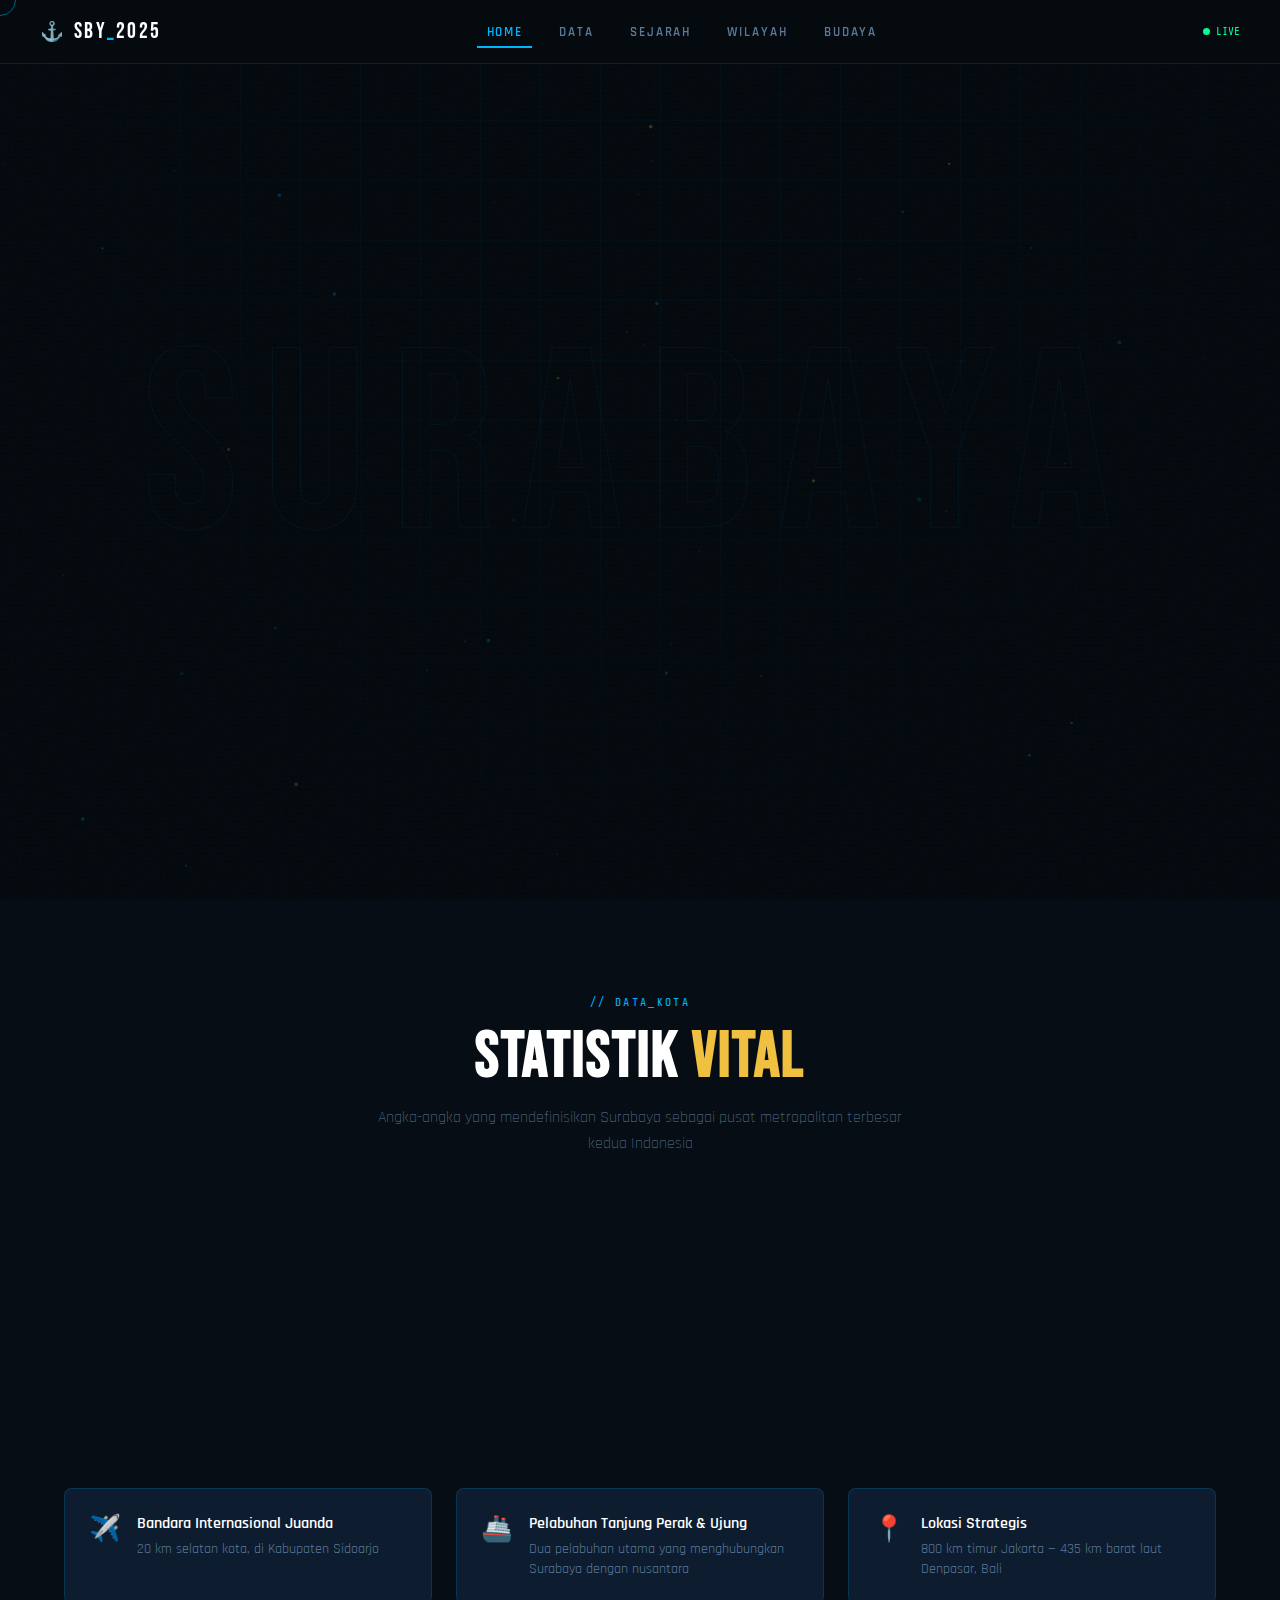
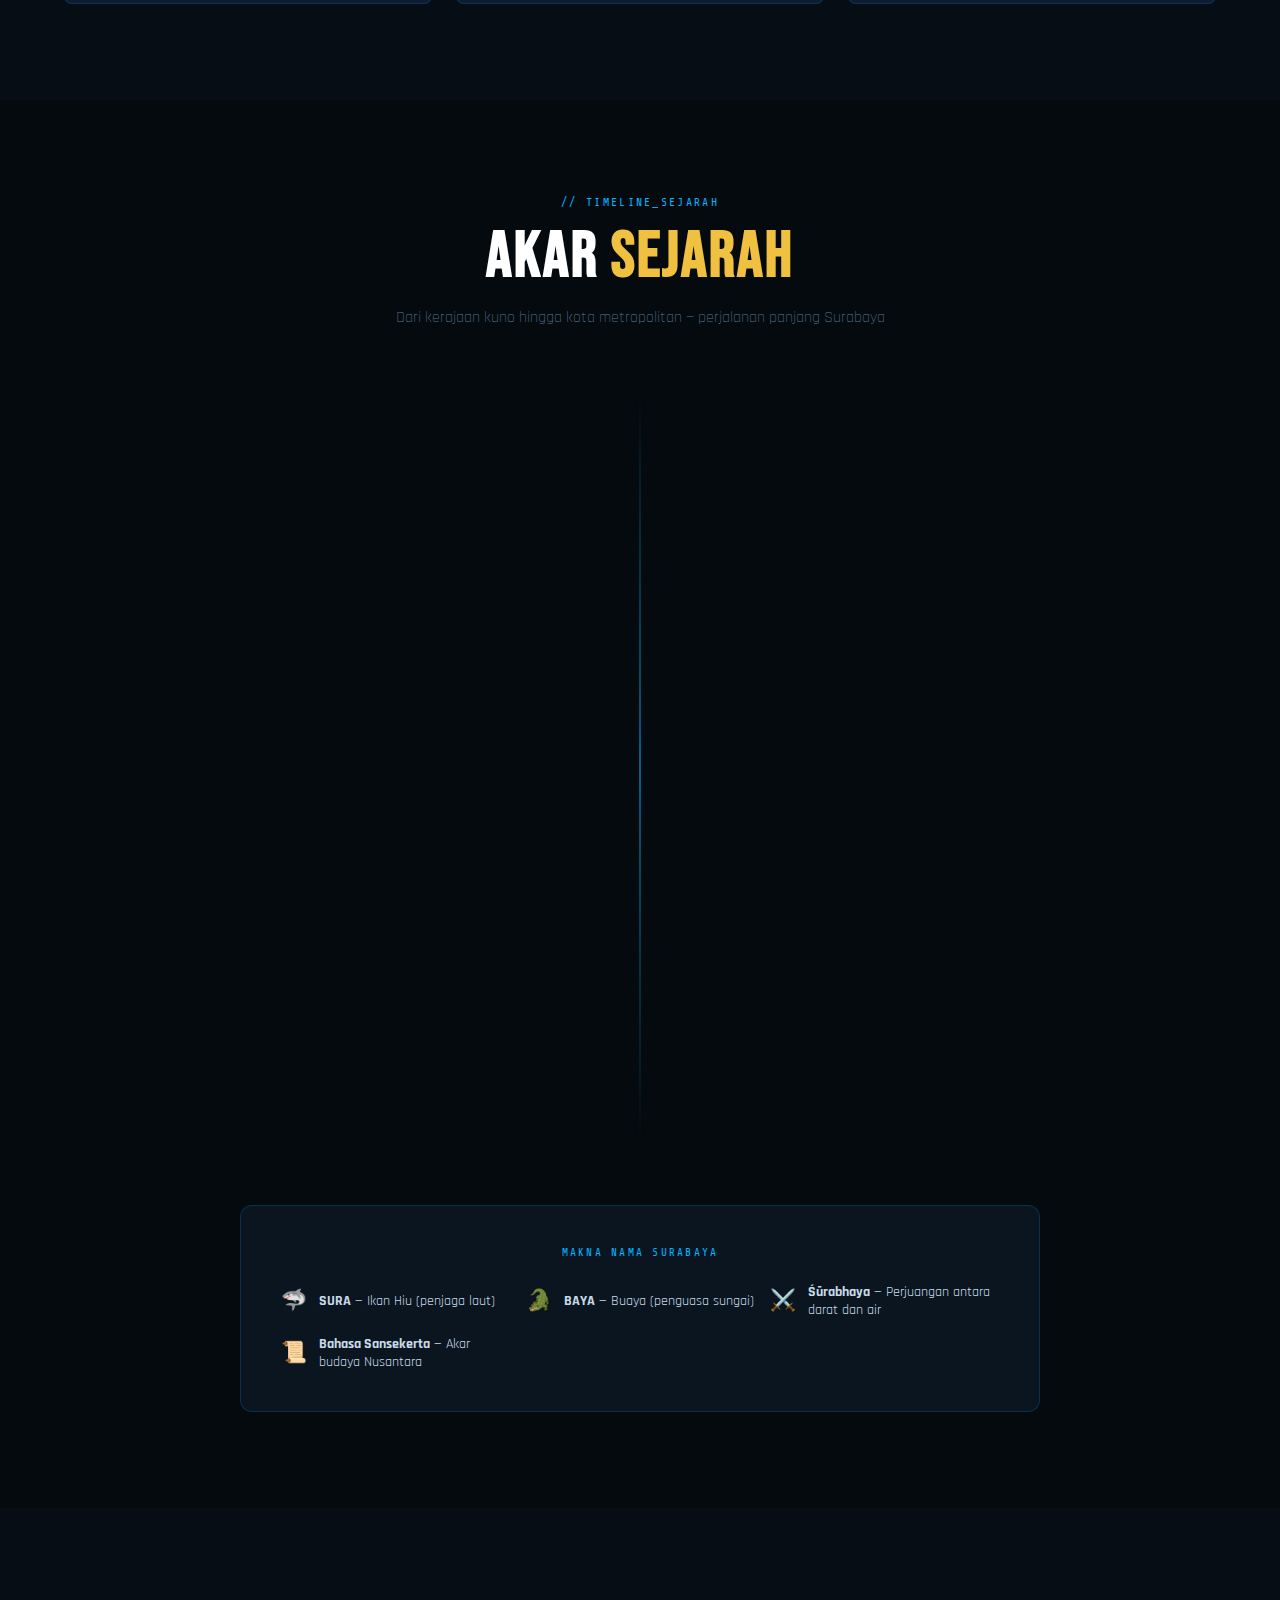
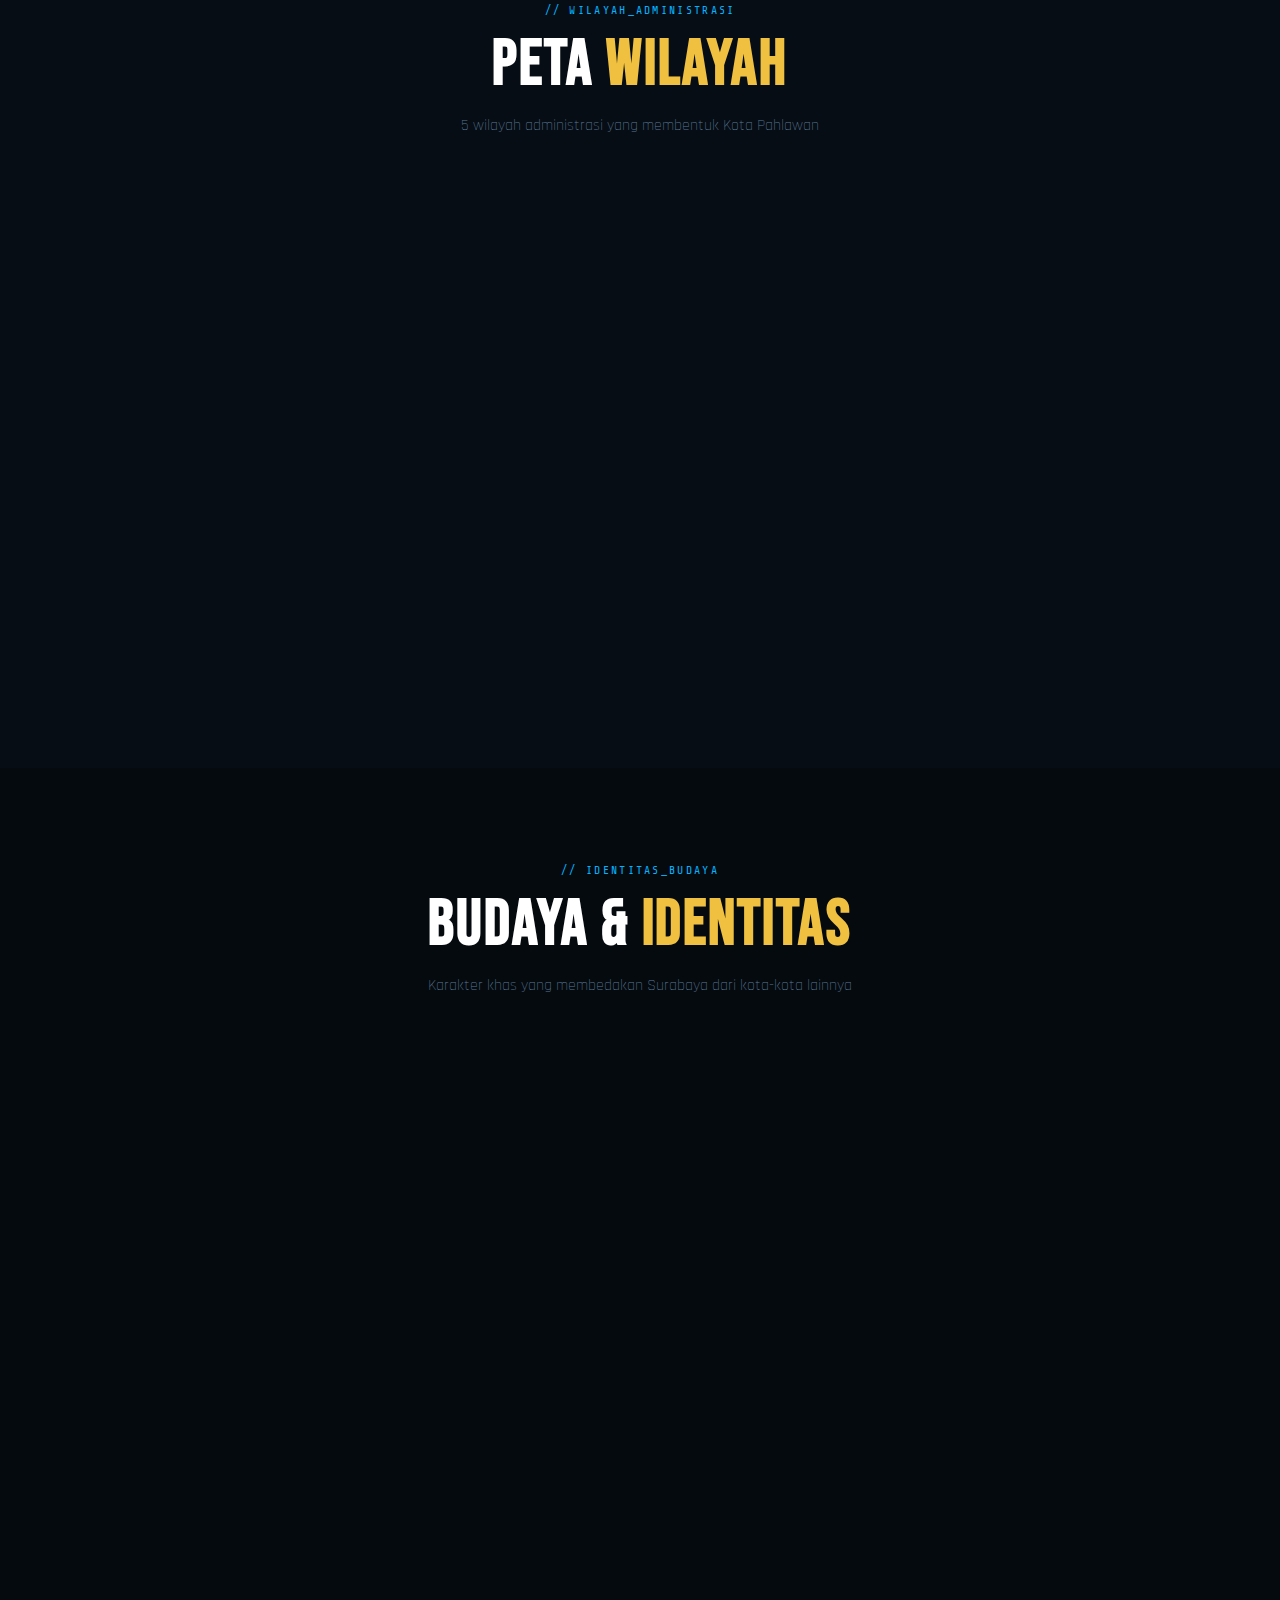
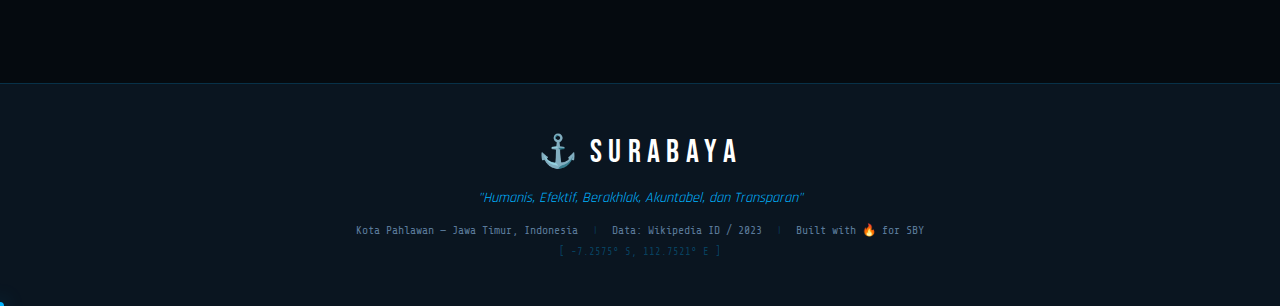
<file: Web/assets/index.html>
<!DOCTYPE html>
<html lang="id">
<head>
  <meta charset="UTF-8" />
  <meta name="viewport" content="width=device-width, initial-scale=1.0" />
  <title>SURABAYA — Kota Pahlawan</title>
  <link rel="stylesheet" href="style.css" />
  <link rel="preconnect" href="https://fonts.googleapis.com" />
  <link rel="preconnect" href="https://fonts.gstatic.com" crossorigin />
  <link href="https://fonts.googleapis.com/css2?family=Bebas+Neue&family=Rajdhani:wght@300;400;500;600;700&family=Share+Tech+Mono&display=swap" rel="stylesheet" />
</head>
<body>

  <!-- Noise Overlay -->
  <div class="noise-overlay"></div>

  <!-- Grid Background -->
  <div class="grid-bg"></div>

  <!-- Scan Line -->
  <div class="scanline"></div>

  <!-- ===== NAVBAR ===== -->
  <nav class="navbar" id="navbar">
    <div class="nav-logo">
      <span class="nav-logo-icon">⚓</span>
      <span class="nav-logo-text">SBY<span class="accent">_</span>2025</span>
    </div>
    <ul class="nav-links">
      <li><a href="#hero" class="nav-link" data-text="HOME">HOME</a></li>
      <li><a href="#stats" class="nav-link" data-text="DATA">DATA</a></li>
      <li><a href="#history" class="nav-link" data-text="SEJARAH">SEJARAH</a></li>
      <li><a href="#districts" class="nav-link" data-text="WILAYAH">WILAYAH</a></li>
      <li><a href="#culture" class="nav-link" data-text="BUDAYA">BUDAYA</a></li>
    </ul>
    <div class="nav-status">
      <span class="status-dot"></span>
      <span class="status-text">LIVE</span>
    </div>
    <button class="nav-hamburger" id="hamburger">
      <span></span><span></span><span></span>
    </button>
  </nav>

  <!-- ===== HERO ===== -->
  <section class="hero" id="hero">
    <div class="hero-bg-text">SURABAYA</div>

    <div class="hero-content">
      <div class="hero-badge">
        <span class="badge-dot"></span>
        KOTA PAHLAWAN — EST. 1275 M
      </div>

      <h1 class="hero-title">
        <span class="glitch-text" data-text="SURA">SURA</span><span class="title-divider">&amp;</span><span class="glitch-text accent-text" data-text="BAYA">BAYA</span>
      </h1>

      <p class="hero-subtitle">
        Ibu Kota Jawa Timur. Kota Terbesar Kedua Indonesia.<br/>
        <span class="mono">[ -7.2575°S / 112.7521°E ]</span>
      </p>

      <div class="hero-cta">
        <a href="#stats" class="btn-primary">JELAJAHI DATA</a>
        <a href="#history" class="btn-secondary">LIHAT SEJARAH</a>
      </div>
    </div>

    <div class="hero-visual">
      <div class="hero-circle">
        <div class="circle-ring ring-1"></div>
        <div class="circle-ring ring-2"></div>
        <div class="circle-ring ring-3"></div>
        <div class="circle-icon">⚓</div>
        <div class="circle-label">KOTA PAHLAWAN</div>
      </div>
    </div>

    <div class="hero-scroll">
      <span class="scroll-line"></span>
      <span class="scroll-text">SCROLL</span>
    </div>

    <div class="hero-bottom-bar">
      <div class="hbb-item"><span class="hbb-label">POPULASI</span><span class="hbb-val">3.000.076</span></div>
      <div class="hbb-divider"></div>
      <div class="hbb-item"><span class="hbb-label">LUAS WILAYAH</span><span class="hbb-val">335,28 KM²</span></div>
      <div class="hbb-divider"></div>
      <div class="hbb-item"><span class="hbb-label">KECAMATAN</span><span class="hbb-val">31</span></div>
      <div class="hbb-divider"></div>
      <div class="hbb-item"><span class="hbb-label">KELURAHAN</span><span class="hbb-val">154</span></div>
    </div>
  </section>

  <!-- ===== STATS ===== -->
  <section class="stats-section" id="stats">
    <div class="section-header">
      <span class="section-tag mono">// DATA_KOTA</span>
      <h2 class="section-title">STATISTIK <span class="accent-text">VITAL</span></h2>
      <p class="section-desc">Angka-angka yang mendefinisikan Surabaya sebagai pusat metropolitan terbesar kedua Indonesia</p>
    </div>

    <div class="stats-grid">
      <div class="stat-card" data-delay="0">
        <div class="stat-icon">🏙️</div>
        <div class="stat-number" data-target="3000076">0</div>
        <div class="stat-label">Jiwa Penduduk</div>
        <div class="stat-sub">Data pertengahan 2023</div>
        <div class="stat-bar"><div class="stat-bar-fill" style="width:85%"></div></div>
      </div>
      <div class="stat-card" data-delay="100">
        <div class="stat-icon">📐</div>
        <div class="stat-number">335,28</div>
        <div class="stat-label">km² Luas Wilayah</div>
        <div class="stat-sub">Pantai utara Pulau Jawa</div>
        <div class="stat-bar"><div class="stat-bar-fill" style="width:60%"></div></div>
      </div>
      <div class="stat-card" data-delay="200">
        <div class="stat-icon">🌆</div>
        <div class="stat-number">10 JT+</div>
        <div class="stat-label">Jiwa Area Metropolitan</div>
        <div class="stat-sub">Kawasan Gerbangkertosusila</div>
        <div class="stat-bar"><div class="stat-bar-fill" style="width:95%"></div></div>
      </div>
      <div class="stat-card" data-delay="300">
        <div class="stat-icon">⚓</div>
        <div class="stat-number">750+</div>
        <div class="stat-label">Tahun Sejarah</div>
        <div class="stat-sub">Berdiri sejak 1275 M</div>
        <div class="stat-bar"><div class="stat-bar-fill" style="width:100%"></div></div>
      </div>
    </div>

    <!-- Info Panel -->
    <div class="info-panel">
      <div class="info-item">
        <div class="info-icon">✈️</div>
        <div>
          <div class="info-title">Bandara Internasional Juanda</div>
          <div class="info-desc">20 km selatan kota, di Kabupaten Sidoarjo</div>
        </div>
      </div>
      <div class="info-item">
        <div class="info-icon">🚢</div>
        <div>
          <div class="info-title">Pelabuhan Tanjung Perak & Ujung</div>
          <div class="info-desc">Dua pelabuhan utama yang menghubungkan Surabaya dengan nusantara</div>
        </div>
      </div>
      <div class="info-item">
        <div class="info-icon">📍</div>
        <div>
          <div class="info-title">Lokasi Strategis</div>
          <div class="info-desc">800 km timur Jakarta — 435 km barat laut Denpasar, Bali</div>
        </div>
      </div>
    </div>
  </section>

  <!-- ===== HISTORY TIMELINE ===== -->
  <section class="history-section" id="history">
    <div class="section-header">
      <span class="section-tag mono">// TIMELINE_SEJARAH</span>
      <h2 class="section-title">AKAR <span class="accent-text">SEJARAH</span></h2>
      <p class="section-desc">Dari kerajaan kuno hingga kota metropolitan — perjalanan panjang Surabaya</p>
    </div>

    <div class="timeline">
      <div class="timeline-item" data-side="left">
        <div class="timeline-year">1275</div>
        <div class="timeline-card">
          <div class="tcard-tag">PENDIRIAN</div>
          <h3>Era Kertanegara</h3>
          <p>Raja Kertanegara mendirikan wilayah Surabaya sebagai permukiman baru bagi prajurit yang berhasil menumpas Pemberontakan Kemuruhan. Dikenal saat itu sebagai Ujung Galuh atau Jung-Ya-Lu.</p>
        </div>
      </div>

      <div class="timeline-item" data-side="right">
        <div class="timeline-year">1358</div>
        <div class="timeline-card">
          <div class="tcard-tag">PRASASTI</div>
          <h3>Prasasti Trowulan I</h3>
          <p>Bukti tertulis tertua nama Surabaya ditemukan di Prasasti Trowulan I. Surabaya (Śūrabhaya) saat itu masih berupa desa di tepi Sungai Brantas dan titik penyeberangan penting.</p>
        </div>
      </div>

      <div class="timeline-item" data-side="left">
        <div class="timeline-year">1365</div>
        <div class="timeline-card">
          <div class="tcard-tag">KAKAWIN</div>
          <h3>Nagarakretagama</h3>
          <p>Empu Prapañca mengabadikan Surabaya dalam Kakawin Nagarakretagama — perjalanan pesiar Raja Hayam Wuruk, mencatat kejayaan Majapahit dan posisi strategis Surabaya.</p>
        </div>
      </div>

      <div class="timeline-item" data-side="right">
        <div class="timeline-year">1945</div>
        <div class="timeline-card">
          <div class="tcard-tag">PERJUANGAN</div>
          <h3>Pertempuran 10 November</h3>
          <p>Arek-Arek Suroboyo berjuang mati-matian mempertahankan kemerdekaan dari serangan sekutu. Peristiwa ini menjadikan Surabaya dikenal sebagai <strong>Kota Pahlawan</strong> — gelar yang terus diemban hingga hari ini.</p>
        </div>
      </div>
    </div>

    <!-- Legend -->
    <div class="legend-box">
      <div class="legend-title">MAKNA NAMA SURABAYA</div>
      <div class="legend-grid">
        <div class="legend-item">
          <span class="legend-icon">🦈</span>
          <span><strong>SURA</strong> — Ikan Hiu (penjaga laut)</span>
        </div>
        <div class="legend-item">
          <span class="legend-icon">🐊</span>
          <span><strong>BAYA</strong> — Buaya (penguasa sungai)</span>
        </div>
        <div class="legend-item">
          <span class="legend-icon">⚔️</span>
          <span><strong>Śūrabhaya</strong> — Perjuangan antara darat dan air</span>
        </div>
        <div class="legend-item">
          <span class="legend-icon">📜</span>
          <span><strong>Bahasa Sansekerta</strong> — Akar budaya Nusantara</span>
        </div>
      </div>
    </div>
  </section>

  <!-- ===== DISTRICTS ===== -->
  <section class="districts-section" id="districts">
    <div class="section-header">
      <span class="section-tag mono">// WILAYAH_ADMINISTRASI</span>
      <h2 class="section-title">PETA <span class="accent-text">WILAYAH</span></h2>
      <p class="section-desc">5 wilayah administrasi yang membentuk Kota Pahlawan</p>
    </div>

    <div class="districts-grid">
      <div class="district-card dc-pusat">
        <div class="dc-header">
          <span class="dc-code">SBY-01</span>
          <span class="dc-name">SURABAYA PUSAT</span>
        </div>
        <div class="dc-icon">🏛️</div>
        <div class="dc-desc">Pusat pemerintahan & bisnis. Kawasan Bubutan, Genteng, Simokerto, Tegalsari, Sawahan.</div>
        <div class="dc-tag">PUSAT KOTA</div>
      </div>

      <div class="district-card dc-utara">
        <div class="dc-header">
          <span class="dc-code">SBY-02</span>
          <span class="dc-name">SURABAYA UTARA</span>
        </div>
        <div class="dc-icon">⚓</div>
        <div class="dc-desc">Kawasan pelabuhan & maritim. Pelabuhan Tanjung Perak, Bulak, Kenjeran, Pabean Cantikan.</div>
        <div class="dc-tag">MARITIM</div>
      </div>

      <div class="district-card dc-timur">
        <div class="dc-header">
          <span class="dc-code">SBY-03</span>
          <span class="dc-name">SURABAYA TIMUR</span>
        </div>
        <div class="dc-icon">🎓</div>
        <div class="dc-desc">Kawasan pendidikan & perumahan modern. ITS, UNAIR, Gunung Anyar, Sukolilo, Tambaksari.</div>
        <div class="dc-tag">EDUKASI</div>
      </div>

      <div class="district-card dc-selatan">
        <div class="dc-header">
          <span class="dc-code">SBY-04</span>
          <span class="dc-name">SURABAYA SELATAN</span>
        </div>
        <div class="dc-icon">🏢</div>
        <div class="dc-desc">Kawasan komersil & residensial. Jambangan, Gayungan, Wonocolo, Wiyung, Karangpilang.</div>
        <div class="dc-tag">KOMERSIL</div>
      </div>

      <div class="district-card dc-barat">
        <div class="dc-header">
          <span class="dc-code">SBY-05</span>
          <span class="dc-name">SURABAYA BARAT</span>
        </div>
        <div class="dc-icon">🌿</div>
        <div class="dc-desc">Kawasan industri & pengembangan. Lakarsantri, Sambikerep, Tandes, Benowo, Pakal.</div>
        <div class="dc-tag">INDUSTRI</div>
      </div>
    </div>
  </section>

  <!-- ===== CULTURE ===== -->
  <section class="culture-section" id="culture">
    <div class="section-header">
      <span class="section-tag mono">// IDENTITAS_BUDAYA</span>
      <h2 class="section-title">BUDAYA & <span class="accent-text">IDENTITAS</span></h2>
      <p class="section-desc">Karakter khas yang membedakan Surabaya dari kota-kota lainnya</p>
    </div>

    <div class="culture-grid">
      <div class="culture-card">
        <div class="culture-num">01</div>
        <div class="culture-icon">🦈</div>
        <h3>Simbol Sura & Baya</h3>
        <p>Ikan hiu dan buaya — simbol kota yang mencerminkan jiwa perjuangan dan keberanian tanpa kompromi. Ditemukan di seluruh sudut kota.</p>
      </div>
      <div class="culture-card">
        <div class="culture-num">02</div>
        <div class="culture-icon">🗣️</div>
        <h3>Bahasa Suroboyoan</h3>
        <p>Dialek khas dengan karakter blak-blakan, tegas, dan egaliter. "Arek Suroboyo" adalah sebutan kebanggaan warga asli Surabaya yang dikenal keras namun berjiwa besar.</p>
      </div>
      <div class="culture-card">
        <div class="culture-num">03</div>
        <div class="culture-icon">🍜</div>
        <h3>Kuliner Legendaris</h3>
        <p>Rawon, Rujak Cingur, Lontong Balap, Semanggi Suroboyo. Kuliner Surabaya dikenal kaya rasa dan menjadi identitas gastronomi Jawa Timur.</p>
      </div>
      <div class="culture-card">
        <div class="culture-num">04</div>
        <div class="culture-icon">🏆</div>
        <h3>Jiwa Pahlawan</h3>
        <p>Spirit 10 November 1945 masih mengalir deras. Surabaya melahirkan karakter masyarakat yang pantang menyerah, berani, dan bangga dengan identitasnya.</p>
      </div>
      <div class="culture-card">
        <div class="culture-num">05</div>
        <div class="culture-icon">🏭</div>
        <h3>Pusat Industri & Ekonomi</h3>
        <p>Salah satu dari empat pusat pertumbuhan nasional versi Bappenas, bersama Medan, Jakarta, dan Makassar. Surabaya adalah mesin ekonomi Indonesia Timur.</p>
      </div>
      <div class="culture-card">
        <div class="culture-num">06</div>
        <div class="culture-icon">🌊</div>
        <h3>Kota Maritim</h3>
        <p>Menghadap Selat Madura dan Laut Jawa, Pelabuhan Tanjung Perak adalah salah satu pelabuhan tersibuk di Asia Tenggara — nadi perdagangan Nusantara.</p>
      </div>
    </div>
  </section>

  <!-- ===== FOOTER ===== -->
  <footer class="footer">
    <div class="footer-logo">
      <span class="footer-anchor">⚓</span>
      <span class="footer-brand">SURABAYA</span>
    </div>
    <div class="footer-tagline">"Humanis, Efektif, Berakhlak, Akuntabel, dan Transparan"</div>
    <div class="footer-meta">
      <span class="mono">Kota Pahlawan — Jawa Timur, Indonesia</span>
      <span class="footer-divider">|</span>
      <span class="mono">Data: Wikipedia ID / 2023</span>
      <span class="footer-divider">|</span>
      <span class="mono">Built with 🔥 for SBY</span>
    </div>
    <div class="footer-coords mono">[ -7.2575° S, 112.7521° E ]</div>
  </footer>

  <script src="script.js"></script>
</body>
</html>
</file>
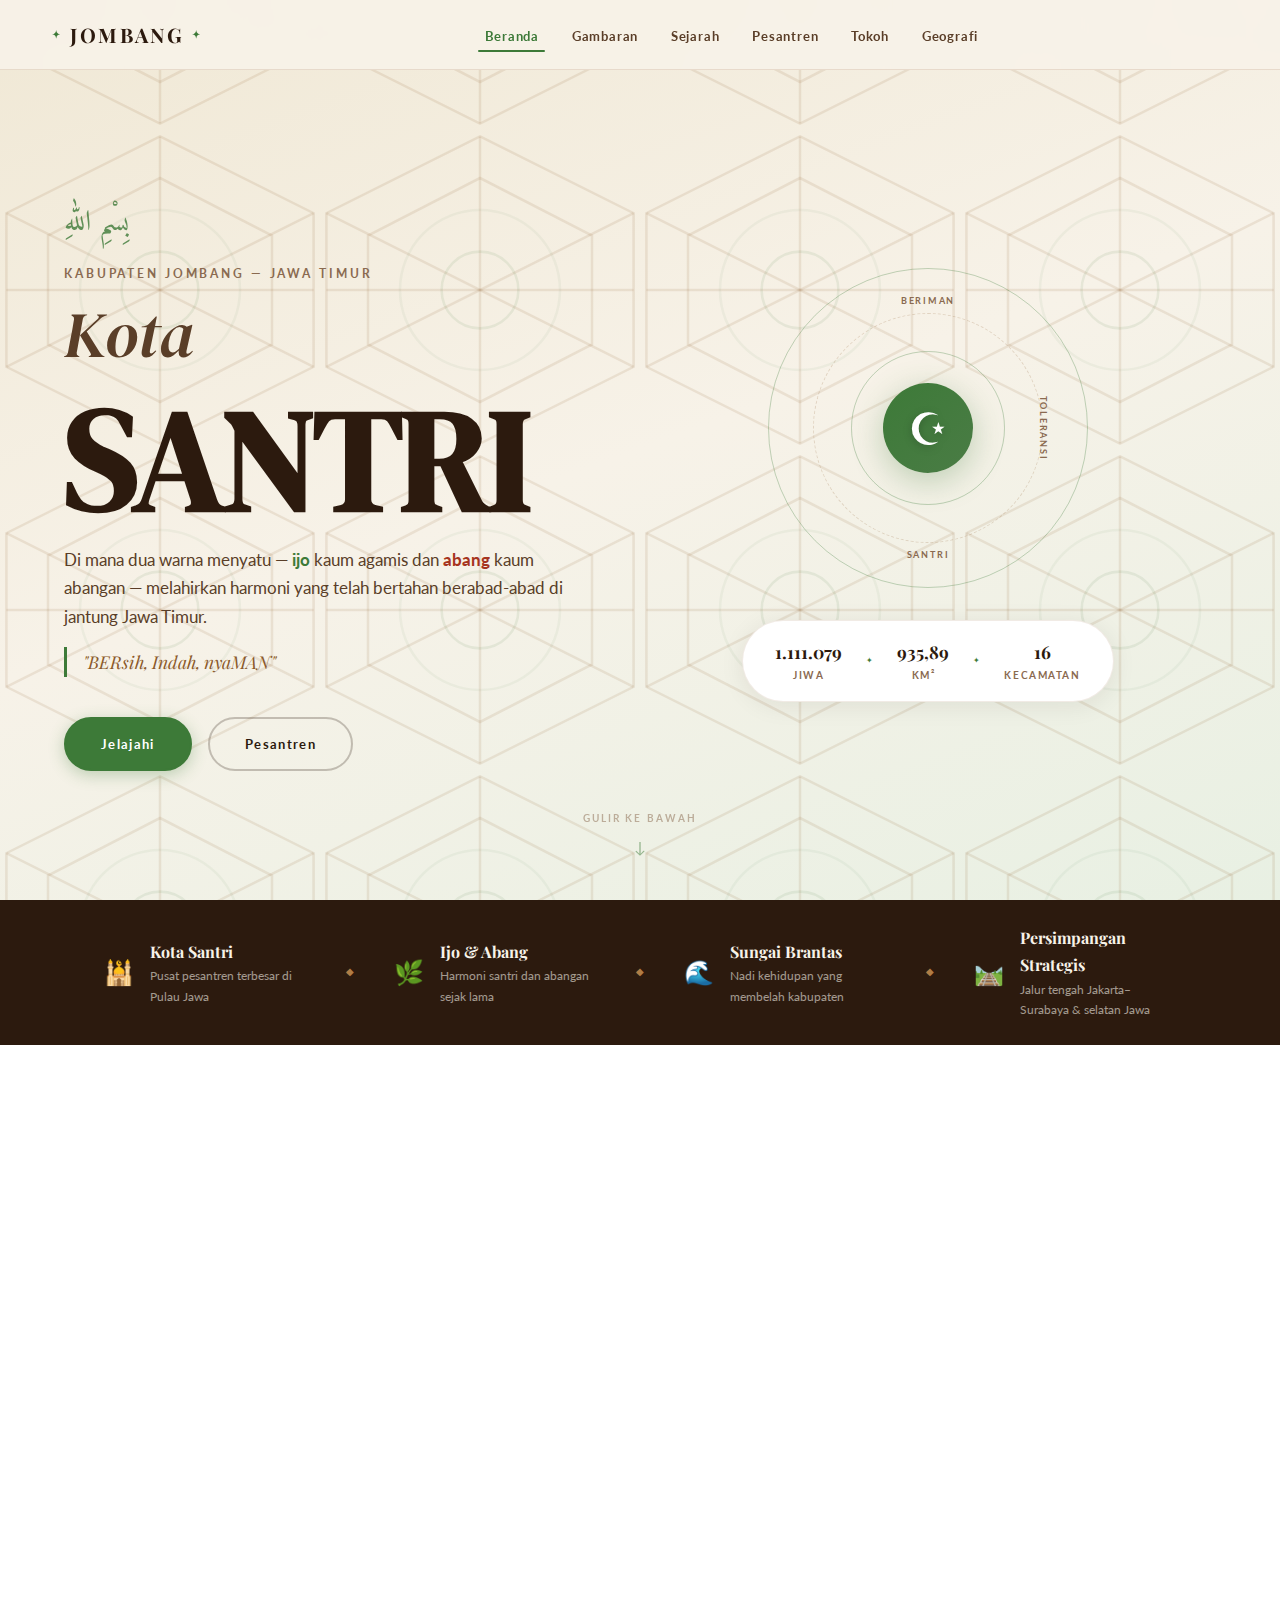
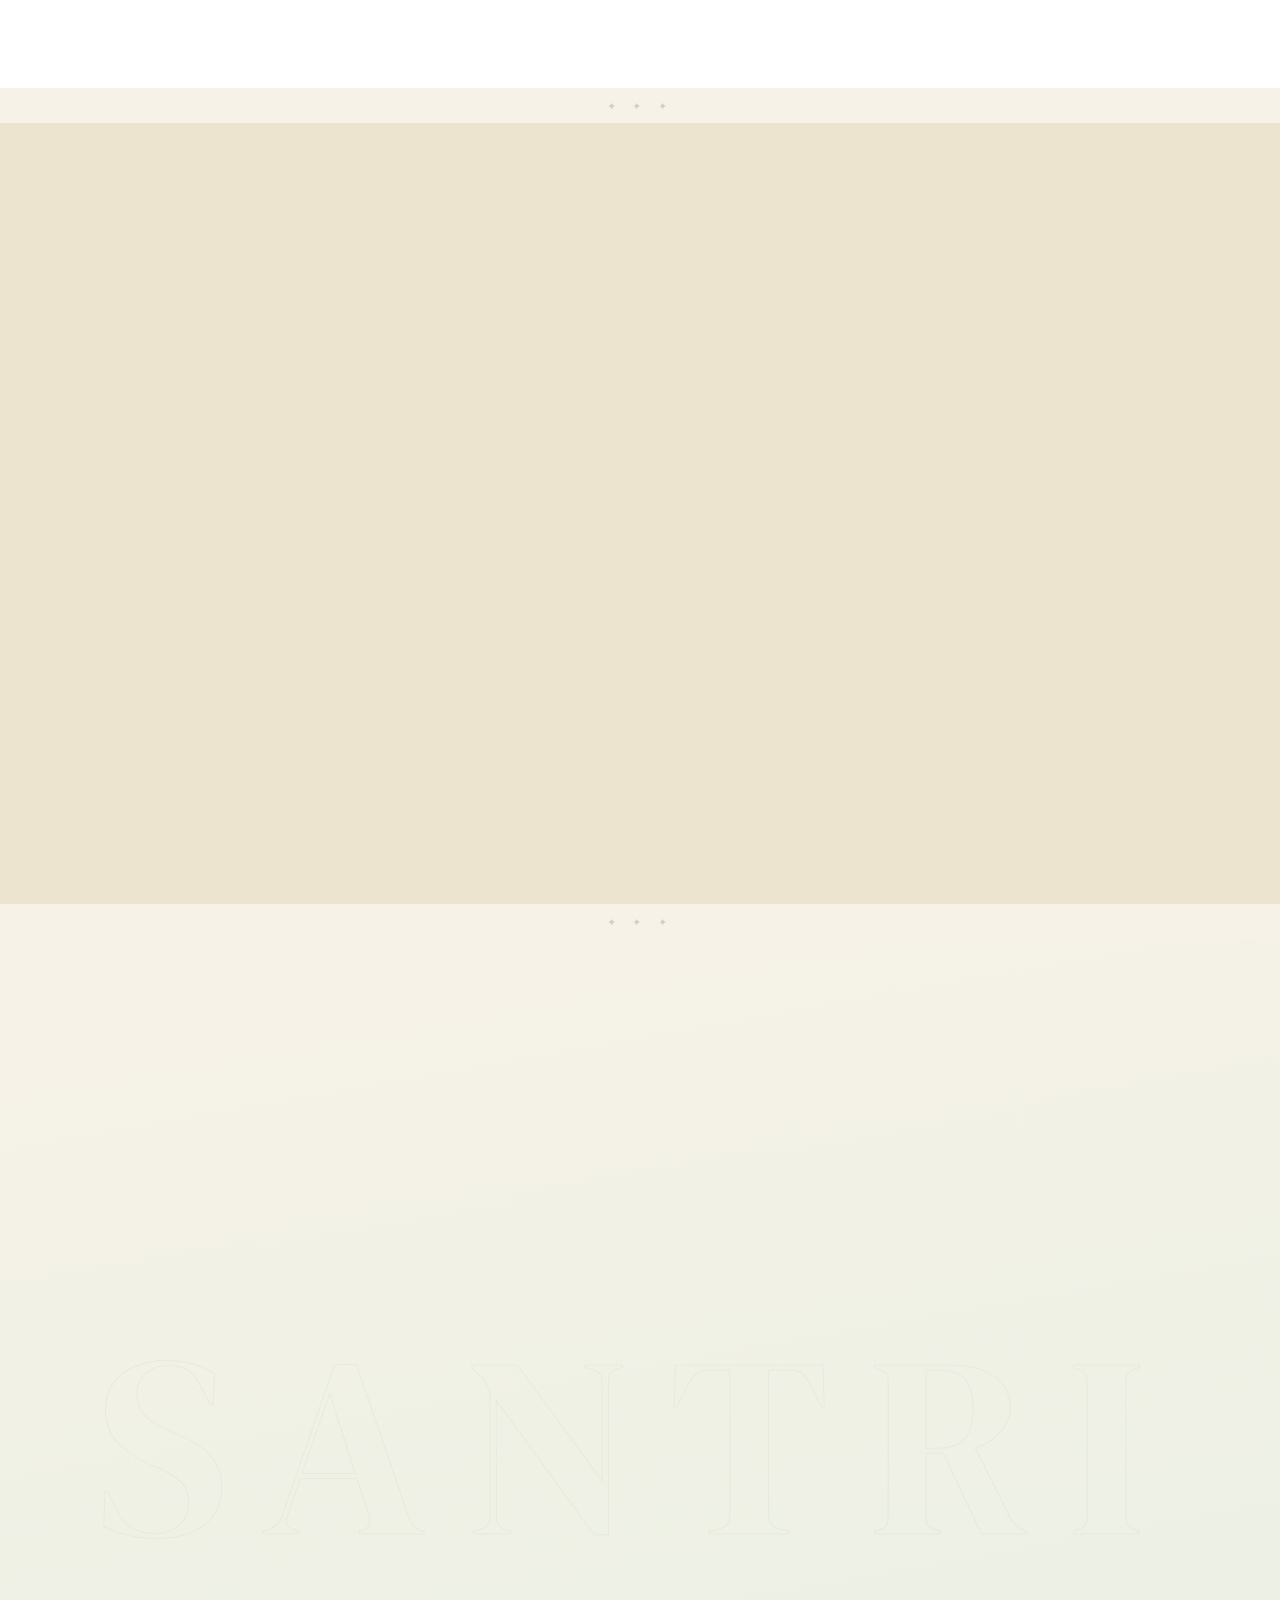
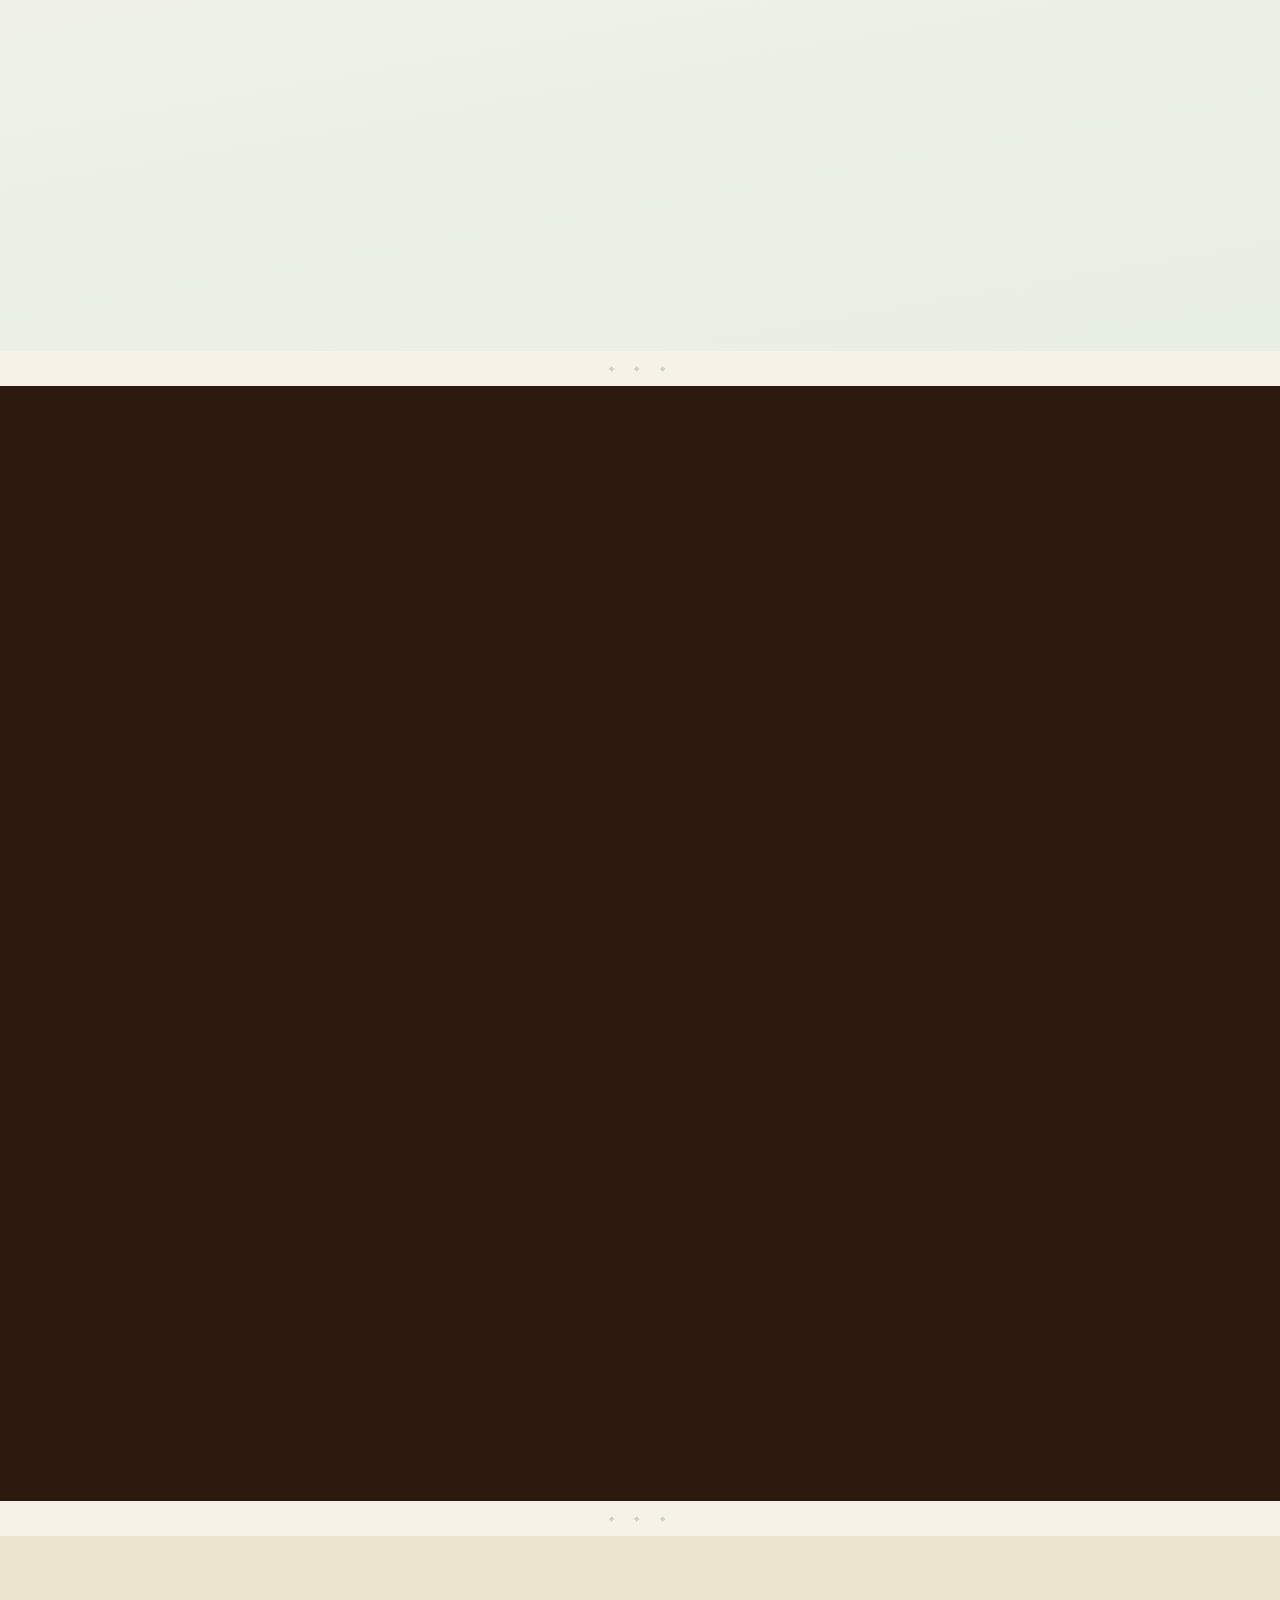
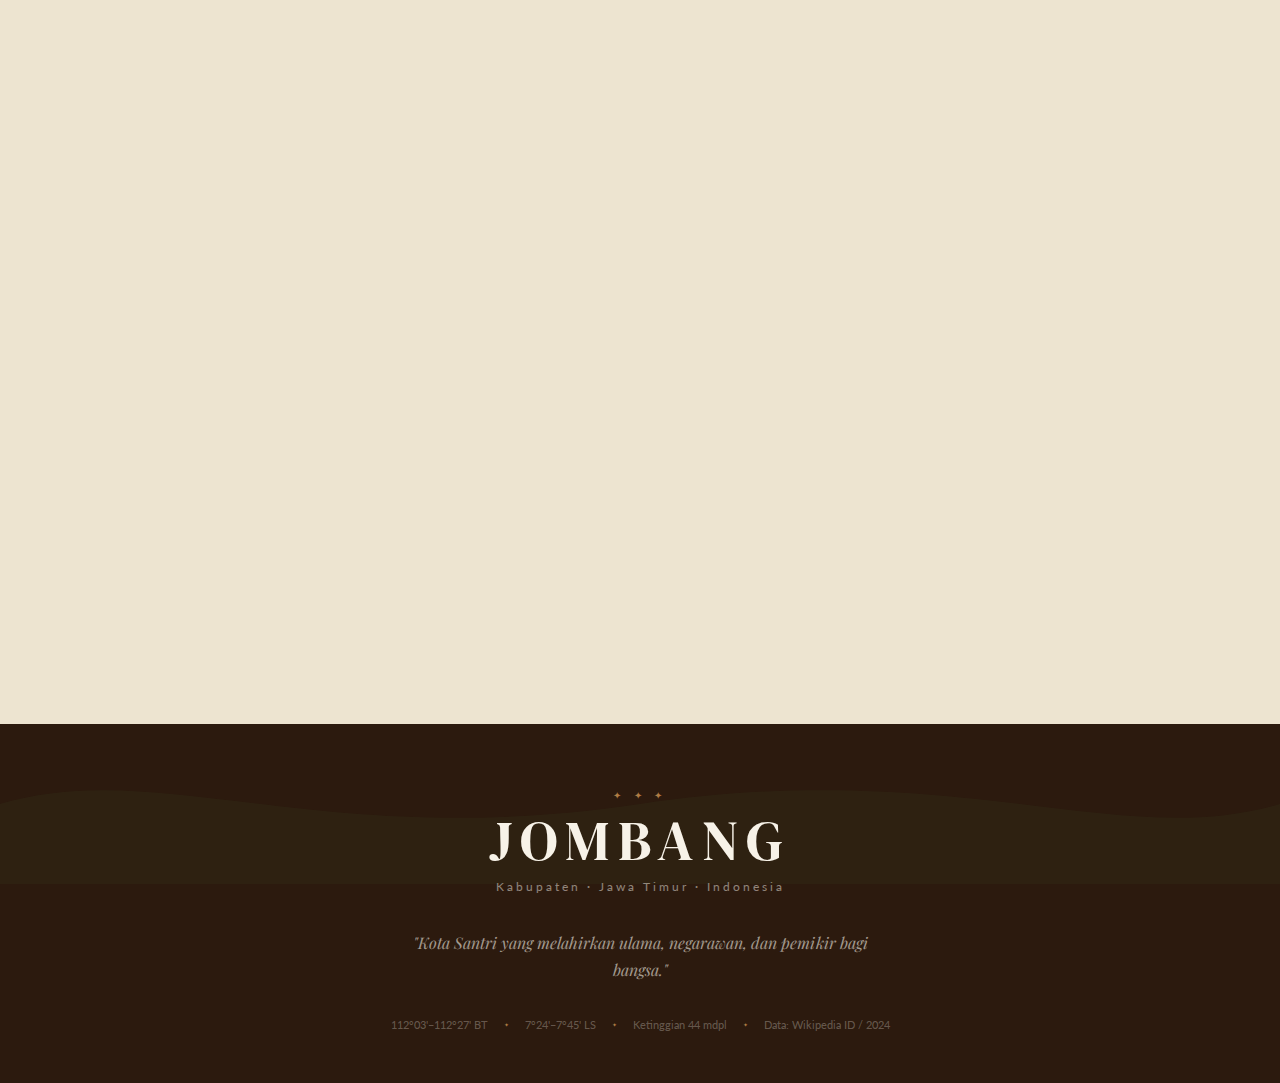
<file: Web/Jombang/index.html>
<!DOCTYPE html>
<html lang="id">

<head>
    <meta charset="UTF-8" />
    <meta name="viewport" content="width=device-width, initial-scale=1.0" />
    <title>Jombang — Kota Santri</title>
    <link rel="stylesheet" href="jombang.css" />
    <link rel="preconnect" href="https://fonts.googleapis.com" />
    <link rel="preconnect" href="https://fonts.gstatic.com" crossorigin />
    <link href="https://fonts.googleapis.com/css2?family=Playfair+Display:ital,wght@0,400;0,700;0,900;1,400;1,700&family=DM+Serif+Display:ital@0;1&family=Lato:wght@300;400;700&family=Amiri:ital,wght@0,400;0,700;1,400&display=swap" rel="stylesheet" />
</head>

<body>

    <!-- Geometric Pattern Overlay -->
    <div class="geo-overlay" id="geoOverlay"></div>

    <!-- ===== NAVBAR ===== -->
    <nav class="navbar" id="navbar">
        <div class="nav-inner">
            <a href="#hero" class="nav-brand">
                <span class="brand-ornament">✦</span>
                <span class="brand-text">JOMBANG</span>
                <span class="brand-ornament">✦</span>
            </a>
            <ul class="nav-links" id="navLinks">
                <li><a href="#hero" class="nav-link">Beranda</a></li>
                <li><a href="#overview" class="nav-link">Gambaran</a></li>
                <li><a href="#history" class="nav-link">Sejarah</a></li>
                <li><a href="#pesantren" class="nav-link">Pesantren</a></li>
                <li><a href="#tokoh" class="nav-link">Tokoh</a></li>
                <li><a href="#geography" class="nav-link">Geografi</a></li>
            </ul>
            <button class="hamburger" id="hamburger" aria-label="Menu">
        <span></span><span></span><span></span>
      </button>
        </div>
    </nav>

    <!-- ===== HERO ===== -->
    <section class="hero" id="hero">
        <!-- SVG Islamic Geometric Background -->
        <div class="hero-pattern-bg">
            <svg class="pattern-svg" viewBox="0 0 400 400" xmlns="http://www.w3.org/2000/svg" preserveAspectRatio="xMidYMid slice">
        <defs>
          <pattern id="islamicPattern" x="0" y="0" width="100" height="100" patternUnits="userSpaceOnUse">
            <g stroke="rgba(139,90,43,0.12)" fill="none" stroke-width="0.8">
              <polygon points="50,2 98,26 98,74 50,98 2,74 2,26"/>
              <polygon points="50,15 85,33 85,67 50,85 15,67 15,33"/>
              <line x1="50" y1="2" x2="50" y2="98"/>
              <line x1="2" y1="50" x2="98" y2="50"/>
              <line x1="2" y1="26" x2="98" y2="74"/>
              <line x1="2" y1="74" x2="98" y2="26"/>
              <circle cx="50" cy="50" r="12" stroke="rgba(74,124,69,0.1)"/>
              <circle cx="50" cy="50" r="25" stroke="rgba(74,124,69,0.06)"/>
            </g>
          </pattern>
        </defs>
        <rect width="100%" height="100%" fill="url(#islamicPattern)"/>
      </svg>
        </div>

        <div class="hero-left">
            <div class="hero-kaligrafi">بِسْمِ اللهِ</div>
            <div class="hero-label">KABUPATEN JOMBANG — JAWA TIMUR</div>
            <h1 class="hero-title">
                <em>Kota</em><br/>
                <span class="title-big">SANTRI</span>
            </h1>
            <p class="hero-desc">
                Di mana dua warna menyatu — <span class="ijo">ijo</span> kaum agamis dan <span class="abang">abang</span> kaum abangan — melahirkan harmoni yang telah bertahan berabad-abad di jantung Jawa Timur.
            </p>
            <div class="hero-tagline">"BERsih, Indah, nyaMAN"</div>
            <div class="hero-actions">
                <a href="#overview" class="btn-leaf">Jelajahi</a>
                <a href="#pesantren" class="btn-outline">Pesantren</a>
            </div>
        </div>

        <div class="hero-right">
            <div class="hero-emblem">
                <!-- Geometric mandala -->
                <div class="mandala-wrap">
                    <div class="mandala-ring m-r1"></div>
                    <div class="mandala-ring m-r2"></div>
                    <div class="mandala-ring m-r3"></div>
                    <div class="mandala-inner">
                        <span class="mandala-icon">☪</span>
                    </div>
                    <div class="mandala-label-top">BERIMAN</div>
                    <div class="mandala-label-right">TOLERANSI</div>
                    <div class="mandala-label-bottom">SANTRI</div>
                </div>
            </div>

            <!-- Quick stats pill -->
            <div class="hero-pills">
                <div class="pill">
                    <span class="pill-val">1.376.547</span>
                    <span class="pill-lbl">Jiwa</span>
                </div>
                <div class="pill-divider">✦</div>
                <div class="pill">
                    <span class="pill-val">1.159,50</span>
                    <span class="pill-lbl">km²</span>
                </div>
                <div class="pill-divider">✦</div>
                <div class="pill">
                    <span class="pill-val">21</span>
                    <span class="pill-lbl">Kecamatan</span>
                </div>
            </div>
        </div>

        <div class="hero-scroll-hint">
            <span class="scroll-text">Gulir ke bawah</span>
            <div class="scroll-feather">↓</div>
        </div>
    </section>

    <!-- ===== OVERVIEW STRIP ===== -->
    <div class="overview-strip" id="overview">
        <div class="strip-item">
            <div class="strip-icon">🕌</div>
            <div class="strip-content">
                <div class="strip-title">Kota Santri</div>
                <div class="strip-sub">Pusat pesantren terbesar di Pulau Jawa</div>
            </div>
        </div>
        <div class="strip-sep">◆</div>
        <div class="strip-item">
            <div class="strip-icon">🌿</div>
            <div class="strip-content">
                <div class="strip-title">Ijo & Abang</div>
                <div class="strip-sub">Harmoni santri dan abangan sejak lama</div>
            </div>
        </div>
        <div class="strip-sep">◆</div>
        <div class="strip-item">
            <div class="strip-icon">🌊</div>
            <div class="strip-content">
                <div class="strip-title">Sungai Brantas</div>
                <div class="strip-sub">Nadi kehidupan yang membelah kabupaten</div>
            </div>
        </div>
        <div class="strip-sep">◆</div>
        <div class="strip-item">
            <div class="strip-icon">🛤️</div>
            <div class="strip-content">
                <div class="strip-title">Persimpangan Strategis</div>
                <div class="strip-sub">Jalur tengah Jakarta–Surabaya & selatan Jawa</div>
            </div>
        </div>
    </div>

    <!-- ===== IDENTITY SECTION ===== -->
    <section class="identity-section" id="identity">
        <div class="identity-inner">
            <div class="identity-text reveal">
                <span class="section-eyebrow">✦ MAKNA NAMA</span>
                <h2 class="section-title">Ijo <span class="ampersand">&amp;</span> Abang</h2>
                <p class="body-text">
                    Nama <strong>Jombang</strong> dipercaya berasal dari perpaduan dua kata dalam Bahasa Jawa —
                    <em>ijo</em> (hijau) yang melambangkan kaum santri yang taat agama, dan
                    <em>abang</em> (merah) yang melambangkan kaum abangan.
                </p>
                <p class="body-text">
                    Kedua kelompok ini hidup berdampingan secara harmonis — bahkan tergambar dalam warna dasar lambang daerah Kabupaten Jombang. Sebuah pelajaran toleransi yang telah ada jauh sebelum kata itu menjadi populer.
                </p>
                <div class="color-legend">
                    <div class="cl-item ijo-item">
                        <div class="cl-swatch ijo-swatch"></div>
                        <div>
                            <strong>IJO — Hijau</strong>
                            <span>Kaum Santri · Agamis · Spiritual</span>
                        </div>
                    </div>
                    <div class="cl-item abang-item">
                        <div class="cl-swatch abang-swatch"></div>
                        <div>
                            <strong>ABANG — Merah</strong>
                            <span>Kaum Abangan · Sekuler · Tradisional Jawa</span>
                        </div>
                    </div>
                </div>
            </div>

            <div class="identity-visual reveal">
                <div class="yin-yang-wrapper">
                    <div class="yy-half yy-ijo">
                        <span class="yy-char">☽</span>
                        <span class="yy-label">IJO</span>
                    </div>
                    <div class="yy-half yy-abang">
                        <span class="yy-char">☀</span>
                        <span class="yy-label">ABANG</span>
                    </div>
                    <div class="yy-center">✦</div>
                </div>
                <p class="visual-caption">Harmoni dua warna, satu jiwa</p>
            </div>
        </div>
    </section>

    <!-- ===== HISTORY SECTION ===== -->
    <section class="history-section" id="history">
        <div class="section-header-center reveal">
            <span class="section-eyebrow">✦ LINTAS WAKTU</span>
            <h2 class="section-title">Sejarah <em>Jombang</em></h2>
            <p class="section-lead">Dari lembah sungai prasejarah hingga lahirnya para pemimpin bangsa</p>
        </div>

        <div class="history-cards">
            <div class="hcard reveal" data-delay="0">
                <div class="hcard-era">Prasejarah</div>
                <div class="hcard-year">Ratusan Ribu Tahun Lalu</div>
                <div class="hcard-ornament">◈</div>
                <h3 class="hcard-title">Homo Mojokertensis</h3>
                <p class="hcard-body">Penemuan fosil Homo mojokertensis di lembah Sungai Brantas membuktikan wilayah Jombang telah dihuni sejak ratusan ribu tahun lalu — salah satu bukti peradaban paling awal di Pulau Jawa.</p>
            </div>

            <div class="hcard reveal" data-delay="120">
                <div class="hcard-era">Kerajaan Kuno</div>
                <div class="hcard-year">929 Masehi</div>
                <div class="hcard-ornament">◈</div>
                <h3 class="hcard-title">Mpu Sindok & Mataram</h3>
                <p class="hcard-body">Raja Mpu Sindok memindahkan pusat Kerajaan Mataram dari Jawa Tengah ke Jawa Timur. Wilayah Jombang mulai masuk dalam peta kekuasaan kerajaan-kerajaan besar Nusantara.</p>
            </div>

            <div class="hcard reveal" data-delay="240">
                <div class="hcard-era">Era Pesantren</div>
                <div class="hcard-year">Abad 19–20</div>
                <div class="hcard-ornament">◈</div>
                <h3 class="hcard-title">Lahirnya Pusat Santri</h3>
                <p class="hcard-body">Berdirinya pesantren-pesantren besar: Tebuireng oleh K.H. Hasyim Asy'ari, Tambak Beras, Denanyar, dan Darul Ulum Rejoso. Jombang menjadi kiblat pendidikan Islam di Nusantara.</p>
            </div>

            <div class="hcard reveal" data-delay="360">
                <div class="hcard-era">Era Modern</div>
                <div class="hcard-year">1999</div>
                <div class="hcard-ornament">◈</div>
                <h3 class="hcard-title">Gus Dur, Presiden ke-4</h3>
                <p class="hcard-body">K.H. Abdurrahman Wahid, putra Jombang, terpilih sebagai Presiden Republik Indonesia ke-4. Puncak dari perjalanan panjang Jombang sebagai tanah para pemimpin dan ulama besar.</p>
            </div>
        </div>
    </section>

    <!-- ===== PESANTREN SECTION ===== -->
    <section class="pesantren-section" id="pesantren">
        <div class="pesantren-bg-text">SANTRI</div>

        <div class="pesantren-inner">
            <div class="pesantren-header reveal">
                <span class="section-eyebrow">✦ JANTUNG KOTA SANTRI</span>
                <h2 class="section-title">Pondok <em>Pesantren</em></h2>
                <p class="section-lead">
                    "Hampir seluruh pendiri pesantren di Jawa pernah berguru di Jombang" — sebuah pemeo yang mencerminkan betapa dalamnya akar keilmuan Islam di sini.
                </p>
            </div>

            <div class="pp-grid">
                <div class="pp-card pp-featured reveal">
                    <div class="pp-ornament-top"></div>
                    <div class="pp-badge">TERKEMUKA</div>
                    <div class="pp-icon">🕌</div>
                    <h3 class="pp-name">Tebuireng</h3>
                    <p class="pp-founder">Didirikan oleh K.H. Hasyim Asy'ari</p>
                    <p class="pp-desc">Salah satu pesantren paling berpengaruh di Indonesia. Melahirkan generasi ulama dan pemimpin nasional. Terletak di Kecamatan Diwek, Jombang.</p>
                    <div class="pp-tag">Pahlawan Nasional</div>
                </div>

                <div class="pp-card reveal" data-delay="100">
                    <div class="pp-ornament-top"></div>
                    <div class="pp-icon">📿</div>
                    <h3 class="pp-name">Tambak Beras</h3>
                    <p class="pp-founder">Kecamatan Jombang</p>
                    <p class="pp-desc">Pesantren bersejarah yang menjadi tempat lahirnya banyak tokoh agama dan nasional. Dikenal dengan tradisi keilmuan Islam yang kuat.</p>
                    <div class="pp-tag">Warisan Ulama</div>
                </div>

                <div class="pp-card reveal" data-delay="200">
                    <div class="pp-ornament-top"></div>
                    <div class="pp-icon">📖</div>
                    <h3 class="pp-name">Denanyar</h3>
                    <p class="pp-founder">Kecamatan Jombang</p>
                    <p class="pp-desc">Pesantren dengan tradisi pendidikan Islam modern yang memadukan ilmu agama dan ilmu umum. Salah satu pilar pendidikan di Jombang.</p>
                    <div class="pp-tag">Pendidikan Islam</div>
                </div>

                <div class="pp-card reveal" data-delay="300">
                    <div class="pp-ornament-top"></div>
                    <div class="pp-icon">🌙</div>
                    <h3 class="pp-name">Darul Ulum Rejoso</h3>
                    <p class="pp-founder">Kecamatan Peterongan</p>
                    <p class="pp-desc">Pesantren besar dengan ribuan santri dari seluruh Indonesia. Memiliki lembaga pendidikan formal dari tingkat dasar hingga perguruan tinggi.</p>
                    <div class="pp-tag">Ribuan Santri</div>
                </div>
            </div>

            <!-- Quote -->
            <blockquote class="pp-quote reveal">
                <span class="quote-mark">"</span> Jombang adalah ibu dari pesantren-pesantren di Jawa. Dari sinilah ilmu mengalir ke seluruh pelosok nusantara.
                <span class="quote-mark">"</span>
            </blockquote>
        </div>
    </section>

    <!-- ===== TOKOH SECTION ===== -->
    <section class="tokoh-section" id="tokoh">
        <div class="section-header-center reveal">
            <span class="section-eyebrow">✦ PUTRA-PUTRI TERBAIK</span>
            <h2 class="section-title">Tokoh <em>Nasional</em></h2>
            <p class="section-lead">Jombang melahirkan para pemimpin, ulama, dan intelektual yang mengubah wajah Indonesia</p>
        </div>

        <div class="tokoh-grid">
            <div class="tokoh-card tc-main reveal">
                <div class="tc-number">01</div>
                <div class="tc-icon">👤</div>
                <h3 class="tc-name">K.H. Abdurrahman Wahid</h3>
                <div class="tc-title">Presiden RI ke-4 · Gus Dur</div>
                <p class="tc-desc">Negarawan, ulama, dan humanis. Tokoh pluralisme yang pemikirannya melampaui zamannya. Lahir di Denanyar, Jombang — putra dari K.H. Wahid Hasyim.</p>
                <div class="tc-tag">Presiden Indonesia</div>
            </div>

            <div class="tokoh-card reveal" data-delay="100">
                <div class="tc-number">02</div>
                <div class="tc-icon">📜</div>
                <h3 class="tc-name">K.H. Hasyim Asy'ari</h3>
                <div class="tc-title">Pahlawan Nasional · Pendiri NU</div>
                <p class="tc-desc">Ulama besar pendiri Nahdlatul Ulama dan Pesantren Tebuireng. Pejuang kemerdekaan yang fatwa jihadnya menjadi penggerak rakyat melawan penjajah.</p>
                <div class="tc-tag">Pahlawan Nasional</div>
            </div>

            <div class="tokoh-card reveal" data-delay="200">
                <div class="tc-number">03</div>
                <div class="tc-icon">📜</div>
                <h3 class="tc-name">K.H. Wahid Hasyim</h3>
                <div class="tc-title">Pahlawan Nasional · Menteri Agama RI</div>
                <p class="tc-desc">Putra K.H. Hasyim Asy'ari yang menjadi Menteri Agama pertama Indonesia. Salah satu perumus Piagam Jakarta dan konsensus nasional.</p>
                <div class="tc-tag">Founding Father</div>
            </div>

            <div class="tokoh-card reveal" data-delay="300">
                <div class="tc-number">04</div>
                <div class="tc-icon">🎓</div>
                <h3 class="tc-name">Nurcholish Madjid</h3>
                <div class="tc-title">Cendekiawan Muslim · Cak Nur</div>
                <p class="tc-desc">Intelektual Islam modernis yang pemikirannya tentang sekularisasi dan pluralisme mengubah wajah Islam Indonesia. Rektor Universitas Paramadina.</p>
                <div class="tc-tag">Intelektual Islam</div>
            </div>

            <div class="tokoh-card reveal" data-delay="400">
                <div class="tc-number">05</div>
                <div class="tc-icon">🎭</div>
                <h3 class="tc-name">Emha Ainun Najib</h3>
                <div class="tc-title">Budayawan · Cak Nun</div>
                <p class="tc-desc">Penyair, budayawan, dan pemikir Islam kontemporer. Sosok unik yang memadukan seni, budaya, dan spiritualitas dalam satu napas yang khas Jombang.</p>
                <div class="tc-tag">Budayawan</div>
            </div>
        </div>
    </section>

    <!-- ===== GEOGRAPHY SECTION ===== -->
    <section class="geo-section" id="geography">
        <div class="geo-inner">
            <div class="geo-text reveal">
                <span class="section-eyebrow">✦ ALAM & WILAYAH</span>
                <h2 class="section-title">Geografi <em>Jombang</em></h2>
                <p class="body-text">
                    Seluas 1.159,50 km² dengan 21 kecamatan dan 306 desa/kelurahan — Jombang terbagi menjadi tiga karakter alam yang unik.
                </p>

                <div class="geo-parts">
                    <div class="geo-part reveal" data-delay="0">
                        <div class="gp-icon">⛰️</div>
                        <div>
                            <div class="gp-title">Bagian Utara</div>
                            <div class="gp-desc">Perbukitan kapur di utara Sungai Brantas — ujung timur Pegunungan Kendeng. Ketinggian maks. 500 m dpl.</div>
                        </div>
                    </div>
                    <div class="geo-part reveal" data-delay="120">
                        <div class="gp-icon">🌾</div>
                        <div>
                            <div class="gp-title">Bagian Tengah</div>
                            <div class="gp-desc">Dataran rendah subur dengan jaringan irigasi ekstensif. Kawasan pertanian utama dan permukiman padat.</div>
                        </div>
                    </div>
                    <div class="geo-part reveal" data-delay="240">
                        <div class="gp-icon">🌲</div>
                        <div>
                            <div class="gp-title">Bagian Selatan</div>
                            <div class="gp-desc">Pegunungan bergelombang di Wonosalam. Makin ke tenggara, makin tinggi — sebagian di atas 1.000 m dpl.</div>
                        </div>
                    </div>
                </div>
            </div>

            <div class="geo-stats-visual reveal">
                <div class="gsv-title">PENGGUNAAN LAHAN</div>
                <div class="bar-chart">
                    <div class="bar-item">
                        <div class="bar-label">Persawahan</div>
                        <div class="bar-track">
                            <div class="bar-fill bf-sawah" data-w="42"></div>
                            <span class="bar-pct">42%</span>
                        </div>
                    </div>
                    <div class="bar-item">
                        <div class="bar-label">Permukiman</div>
                        <div class="bar-track">
                            <div class="bar-fill bf-mukim" data-w="19"></div>
                            <span class="bar-pct">19%</span>
                        </div>
                    </div>
                    <div class="bar-item">
                        <div class="bar-label">Hutan</div>
                        <div class="bar-track">
                            <div class="bar-fill bf-hutan" data-w="18"></div>
                            <span class="bar-pct">18%</span>
                        </div>
                    </div>
                    <div class="bar-item">
                        <div class="bar-label">Tegal</div>
                        <div class="bar-track">
                            <div class="bar-fill bf-tegal" data-w="12"></div>
                            <span class="bar-pct">12%</span>
                        </div>
                    </div>
                    <div class="bar-item">
                        <div class="bar-label">Lainnya</div>
                        <div class="bar-track">
                            <div class="bar-fill bf-lain" data-w="9"></div>
                            <span class="bar-pct">9%</span>
                        </div>
                    </div>
                </div>

                <div class="brantas-info">
                    <div class="bi-icon">🌊</div>
                    <div>
                        <div class="bi-title">Sungai Brantas</div>
                        <div class="bi-desc">Membelah Jombang ±44 km — utara (24%) dan selatan (76%). Sungai terbesar di Jawa Timur.</div>
                    </div>
                </div>
            </div>
        </div>
    </section>

    <!-- ===== FOOTER ===== -->
    <footer class="footer">
        <div class="footer-pattern">
            <svg viewBox="0 0 800 100" xmlns="http://www.w3.org/2000/svg" preserveAspectRatio="none">
        <path d="M0,50 C100,20 200,80 400,50 C600,20 700,80 800,50 L800,100 L0,100 Z" fill="rgba(74,124,69,0.08)"/>
      </svg>
        </div>
        <div class="footer-inner">
            <div class="footer-brand">
                <div class="footer-ornament">✦ ✦ ✦</div>
                <div class="footer-name">JOMBANG</div>
                <div class="footer-sub">Kabupaten · Jawa Timur · Indonesia</div>
            </div>
            <div class="footer-quote">
                <em>"Kota Santri yang melahirkan ulama, negarawan, dan pemikir bagi bangsa."</em>
            </div>
            <div class="footer-meta">
                <span>112°03'–112°27' BT</span>
                <span class="f-dot">✦</span>
                <span>7°24'–7°45' LS</span>
                <span class="f-dot">✦</span>
                <span>Ketinggian 44 mdpl</span>
                <span class="f-dot">✦</span>
                <span>Data: Wikipedia ID / 2024</span>
            </div>
        </div>
    </footer>

    <script src="jombang.js"></script>
</body>

</html>
</file>
<file: Web/assets/style.css>
/* =============================================
   SURABAYA — KOTA PAHLAWAN
   Cyberpunk Maritime Dark Theme
   ============================================= */

/* ---- ROOT VARIABLES ---- */
:root {
  --clr-bg: #050a0f;
  --clr-bg2: #070d14;
  --clr-surface: #0a1520;
  --clr-surface2: #0d1c2e;
  --clr-border: rgba(0, 180, 255, 0.18);
  --clr-border-strong: rgba(0, 180, 255, 0.4);

  --clr-primary: #00b4ff;
  --clr-primary-dim: rgba(0, 180, 255, 0.15);
  --clr-gold: #f0c040;
  --clr-gold-dim: rgba(240, 192, 64, 0.15);
  --clr-red: #ff4040;
  --clr-green: #00ff99;

  --clr-text: #c8dae8;
  --clr-text-dim: #5a7a9a;
  --clr-text-bright: #ffffff;

  --font-display: 'Bebas Neue', sans-serif;
  --font-ui: 'Rajdhani', sans-serif;
  --font-mono: 'Share Tech Mono', monospace;

  --transition: 0.3s cubic-bezier(0.25, 0.46, 0.45, 0.94);
  --glow-primary: 0 0 20px rgba(0, 180, 255, 0.4), 0 0 60px rgba(0, 180, 255, 0.15);
  --glow-gold: 0 0 20px rgba(240, 192, 64, 0.4), 0 0 60px rgba(240, 192, 64, 0.1);
}

/* ---- RESET ---- */
*, *::before, *::after { box-sizing: border-box; margin: 0; padding: 0; }
html { scroll-behavior: smooth; font-size: 16px; }
body {
  background: var(--clr-bg);
  color: var(--clr-text);
  font-family: var(--font-ui);
  overflow-x: hidden;
  cursor: default;
}
a { text-decoration: none; color: inherit; }
ul { list-style: none; }

/* ---- NOISE OVERLAY ---- */
.noise-overlay {
  position: fixed; inset: 0; z-index: 0; pointer-events: none;
  background-image: url("data:image/svg+xml,%3Csvg viewBox='0 0 256 256' xmlns='http://www.w3.org/2000/svg'%3E%3Cfilter id='noise'%3E%3CfeTurbulence type='fractalNoise' baseFrequency='0.9' numOctaves='4' stitchTiles='stitch'/%3E%3C/filter%3E%3Crect width='100%25' height='100%25' filter='url(%23noise)' opacity='0.04'/%3E%3C/svg%3E");
  opacity: 0.4;
}

/* ---- GRID BACKGROUND ---- */
.grid-bg {
  position: fixed; inset: 0; z-index: 0; pointer-events: none;
  background-image:
    linear-gradient(rgba(0,180,255,0.04) 1px, transparent 1px),
    linear-gradient(90deg, rgba(0,180,255,0.04) 1px, transparent 1px);
  background-size: 60px 60px;
  mask-image: radial-gradient(ellipse at 50% 0%, black 30%, transparent 75%);
}

/* ---- SCANLINE ---- */
.scanline {
  position: fixed; inset: 0; z-index: 0; pointer-events: none;
  background: repeating-linear-gradient(
    0deg, transparent, transparent 2px,
    rgba(0,0,0,0.03) 2px, rgba(0,0,0,0.03) 4px
  );
}

/* ---- CUSTOM CURSOR ---- */
body { cursor: none; }
.cursor-dot {
  position: fixed; width: 8px; height: 8px;
  background: var(--clr-primary); border-radius: 50%;
  pointer-events: none; z-index: 9999;
  transform: translate(-50%, -50%);
  transition: transform 0.1s;
  box-shadow: var(--glow-primary);
}
.cursor-ring {
  position: fixed; width: 32px; height: 32px;
  border: 1px solid rgba(0,180,255,0.5); border-radius: 50%;
  pointer-events: none; z-index: 9998;
  transform: translate(-50%, -50%);
  transition: transform 0.15s, width 0.2s, height 0.2s, opacity 0.2s;
}

/* ---- NAVBAR ---- */
.navbar {
  position: fixed; top: 0; left: 0; right: 0; z-index: 1000;
  display: flex; align-items: center; gap: 2rem;
  padding: 0 2.5rem;
  height: 64px;
  background: rgba(5, 10, 15, 0.8);
  backdrop-filter: blur(20px);
  border-bottom: 1px solid var(--clr-border);
  transition: var(--transition);
}
.navbar.scrolled {
  background: rgba(5, 10, 15, 0.95);
  border-bottom-color: var(--clr-border-strong);
  box-shadow: 0 4px 30px rgba(0,0,0,0.5);
}
.nav-logo {
  display: flex; align-items: center; gap: 0.5rem;
  font-family: var(--font-display); font-size: 1.4rem; letter-spacing: 0.1em;
  color: var(--clr-text-bright); white-space: nowrap;
}
.nav-logo-icon { font-size: 1.2rem; }
.nav-links {
  display: flex; gap: 0.25rem; flex: 1; justify-content: center;
}
.nav-link {
  font-family: var(--font-ui); font-weight: 600; font-size: 0.8rem;
  letter-spacing: 0.15em; color: var(--clr-text-dim);
  padding: 0.5rem 1rem; border-radius: 4px;
  position: relative; transition: color var(--transition);
  overflow: hidden;
}
.nav-link::before {
  content: ''; position: absolute; bottom: 0; left: 50%; right: 50%;
  height: 2px; background: var(--clr-primary);
  transition: left var(--transition), right var(--transition);
}
.nav-link:hover { color: var(--clr-primary); }
.nav-link:hover::before { left: 10%; right: 10%; }
.nav-status {
  display: flex; align-items: center; gap: 0.4rem;
  font-family: var(--font-mono); font-size: 0.7rem; color: var(--clr-green);
}
.status-dot {
  width: 7px; height: 7px; background: var(--clr-green);
  border-radius: 50%; animation: pulse-dot 2s infinite;
}
@keyframes pulse-dot {
  0%, 100% { opacity: 1; transform: scale(1); box-shadow: 0 0 0 0 rgba(0,255,153,0.4); }
  50% { opacity: 0.7; transform: scale(1.2); box-shadow: 0 0 0 6px rgba(0,255,153,0); }
}
.nav-hamburger {
  display: none; flex-direction: column; gap: 5px;
  background: none; border: none; cursor: pointer; padding: 4px;
}
.nav-hamburger span {
  display: block; width: 24px; height: 2px;
  background: var(--clr-primary); transition: var(--transition);
}

/* ---- ACCENT ---- */
.accent { color: var(--clr-primary); }
.accent-text { color: var(--clr-gold); }
.mono { font-family: var(--font-mono); }

/* ---- HERO ---- */
.hero {
  position: relative; min-height: 100vh;
  display: flex; align-items: center;
  padding: 120px 5% 120px;
  overflow: hidden;
  z-index: 1;
}

.hero-bg-text {
  position: absolute; top: 50%; left: 50%;
  transform: translate(-50%, -50%);
  font-family: var(--font-display); font-size: clamp(6rem, 20vw, 18rem);
  color: transparent; letter-spacing: 0.1em;
  -webkit-text-stroke: 1px rgba(0,180,255,0.06);
  white-space: nowrap; user-select: none; pointer-events: none;
  animation: bg-text-drift 8s ease-in-out infinite alternate;
}
@keyframes bg-text-drift {
  from { transform: translate(-50%, -50%) translateX(-1%); }
  to { transform: translate(-50%, -50%) translateX(1%); }
}

.hero-content { position: relative; z-index: 2; max-width: 700px; }

.hero-badge {
  display: inline-flex; align-items: center; gap: 0.5rem;
  font-family: var(--font-mono); font-size: 0.72rem; letter-spacing: 0.15em;
  color: var(--clr-primary); border: 1px solid var(--clr-border-strong);
  background: var(--clr-primary-dim); padding: 0.4rem 1rem;
  border-radius: 2px; margin-bottom: 1.5rem;
  opacity: 0; animation: fade-up 0.6s 0.2s forwards;
}
.badge-dot {
  width: 6px; height: 6px; background: var(--clr-primary);
  border-radius: 50%; animation: pulse-dot 2s infinite;
}

.hero-title {
  font-family: var(--font-display);
  font-size: clamp(5rem, 12vw, 10rem);
  line-height: 0.9; letter-spacing: 0.02em;
  color: var(--clr-text-bright);
  margin-bottom: 1rem;
  opacity: 0; animation: fade-up 0.6s 0.4s forwards;
}
.title-divider { color: var(--clr-primary); margin: 0 0.1em; }

.glitch-text {
  position: relative; display: inline-block;
}
.glitch-text::before,
.glitch-text::after {
  content: attr(data-text);
  position: absolute; top: 0; left: 0;
  opacity: 0; clip-path: inset(0 0 100% 0);
}
.glitch-text:hover::before {
  color: var(--clr-primary); left: 2px; top: -1px;
  animation: glitch-1 0.3s steps(4) forwards;
}
.glitch-text:hover::after {
  color: var(--clr-gold); left: -2px; top: 1px;
  animation: glitch-2 0.3s steps(4) 0.05s forwards;
}
@keyframes glitch-1 {
  0% { clip-path: inset(20% 0 50% 0); opacity: 1; }
  33% { clip-path: inset(70% 0 10% 0); }
  66% { clip-path: inset(30% 0 60% 0); }
  100% { clip-path: inset(0 0 100% 0); opacity: 0; }
}
@keyframes glitch-2 {
  0% { clip-path: inset(60% 0 20% 0); opacity: 1; }
  33% { clip-path: inset(10% 0 70% 0); }
  66% { clip-path: inset(50% 0 30% 0); }
  100% { clip-path: inset(0 0 100% 0); opacity: 0; }
}

.hero-subtitle {
  font-size: 1.1rem; color: var(--clr-text-dim);
  line-height: 1.6; margin-bottom: 2.5rem;
  font-weight: 300;
  opacity: 0; animation: fade-up 0.6s 0.6s forwards;
}
.hero-subtitle .mono { font-size: 0.85rem; color: var(--clr-primary); letter-spacing: 0.1em; }

.hero-cta {
  display: flex; flex-wrap: wrap; gap: 1rem;
  opacity: 0; animation: fade-up 0.6s 0.8s forwards;
}
.btn-primary, .btn-secondary {
  padding: 0.85rem 2rem; font-family: var(--font-ui);
  font-weight: 700; font-size: 0.85rem; letter-spacing: 0.15em;
  border-radius: 3px; transition: all var(--transition);
  cursor: pointer; position: relative; overflow: hidden;
}
.btn-primary {
  background: var(--clr-primary); color: #000;
  border: none;
}
.btn-primary::after {
  content: ''; position: absolute; inset: 0;
  background: linear-gradient(135deg, transparent 40%, rgba(255,255,255,0.2) 50%, transparent 60%);
  transform: translateX(-100%); transition: transform 0.4s;
}
.btn-primary:hover { box-shadow: var(--glow-primary); transform: translateY(-2px); }
.btn-primary:hover::after { transform: translateX(100%); }

.btn-secondary {
  background: transparent; color: var(--clr-primary);
  border: 1px solid var(--clr-border-strong);
}
.btn-secondary:hover {
  background: var(--clr-primary-dim);
  border-color: var(--clr-primary);
  transform: translateY(-2px);
}

/* Hero Visual */
.hero-visual {
  position: absolute; right: 5%; top: 50%; transform: translateY(-50%);
  display: flex; align-items: center; justify-content: center;
  width: clamp(200px, 30vw, 380px); aspect-ratio: 1;
  opacity: 0; animation: fade-in 1s 1s forwards;
}
.hero-circle {
  position: relative; width: 100%; height: 100%;
  display: flex; align-items: center; justify-content: center;
}
.circle-ring {
  position: absolute; border-radius: 50%;
  border: 1px solid var(--clr-primary);
}
.ring-1 { inset: 0; opacity: 0.5; animation: spin 20s linear infinite; }
.ring-2 { inset: 12%; opacity: 0.3; animation: spin 14s linear infinite reverse; border-style: dashed; }
.ring-3 { inset: 22%; opacity: 0.2; animation: spin 8s linear infinite; }
@keyframes spin { from { transform: rotate(0deg); } to { transform: rotate(360deg); } }
.circle-icon { font-size: clamp(3rem, 5vw, 5rem); filter: drop-shadow(0 0 20px var(--clr-primary)); }
.circle-label {
  position: absolute; bottom: 18%; font-family: var(--font-mono);
  font-size: 0.6rem; letter-spacing: 0.2em; color: var(--clr-primary);
}

/* Hero Scroll */
.hero-scroll {
  position: absolute; bottom: 100px; left: 50%;
  transform: translateX(-50%);
  display: flex; flex-direction: column; align-items: center; gap: 0.5rem;
  opacity: 0; animation: fade-in 0.6s 1.4s forwards;
}
.scroll-line {
  width: 1px; height: 50px;
  background: linear-gradient(to bottom, var(--clr-primary), transparent);
  animation: scroll-anim 2s ease-in-out infinite;
}
@keyframes scroll-anim { 0%, 100% { opacity: 1; transform: scaleY(1); transform-origin: top; } 50% { opacity: 0.3; transform: scaleY(0.5); } }
.scroll-text { font-family: var(--font-mono); font-size: 0.6rem; letter-spacing: 0.2em; color: var(--clr-text-dim); }

/* Hero Bottom Bar */
.hero-bottom-bar {
  position: absolute; bottom: 0; left: 0; right: 0;
  display: flex; align-items: stretch;
  background: rgba(0,180,255,0.05);
  border-top: 1px solid var(--clr-border);
  padding: 1rem 5%;
  gap: 0;
  opacity: 0; animation: fade-up 0.6s 1s forwards;
}
.hbb-item {
  display: flex; flex-direction: column; gap: 0.2rem;
  padding: 0 2rem; flex: 1;
}
.hbb-label { font-family: var(--font-mono); font-size: 0.6rem; letter-spacing: 0.2em; color: var(--clr-text-dim); }
.hbb-val { font-family: var(--font-display); font-size: 1.4rem; color: var(--clr-primary); letter-spacing: 0.05em; }
.hbb-divider { width: 1px; background: var(--clr-border); }

/* ---- SECTION SHARED ---- */
section {
  padding: 6rem 5%;
  position: relative; z-index: 1;
}
.section-header {
  text-align: center; margin-bottom: 4rem;
}
.section-tag {
  font-size: 0.72rem; letter-spacing: 0.2em;
  color: var(--clr-primary); display: block; margin-bottom: 1rem;
}
.section-title {
  font-family: var(--font-display); font-size: clamp(2.5rem, 5vw, 4.5rem);
  line-height: 1; color: var(--clr-text-bright); margin-bottom: 1rem;
  letter-spacing: 0.03em;
}
.section-desc {
  font-size: 1rem; color: var(--clr-text-dim); max-width: 560px;
  margin: 0 auto; line-height: 1.6; font-weight: 300;
}

/* ---- STATS ---- */
.stats-section { background: var(--clr-bg2); }

.stats-grid {
  display: grid; grid-template-columns: repeat(auto-fit, minmax(220px, 1fr));
  gap: 1.5rem; margin-bottom: 3rem;
}
.stat-card {
  background: var(--clr-surface);
  border: 1px solid var(--clr-border);
  border-radius: 8px; padding: 2rem 1.5rem;
  position: relative; overflow: hidden;
  transition: all var(--transition);
  opacity: 0; transform: translateY(30px);
}
.stat-card::before {
  content: ''; position: absolute; top: 0; left: 0; right: 0;
  height: 2px;
  background: linear-gradient(90deg, transparent, var(--clr-primary), transparent);
  opacity: 0; transition: opacity var(--transition);
}
.stat-card:hover { border-color: var(--clr-border-strong); transform: translateY(-4px); box-shadow: var(--glow-primary); }
.stat-card:hover::before { opacity: 1; }
.stat-card.visible { opacity: 1; transform: translateY(0); }
.stat-icon { font-size: 1.5rem; margin-bottom: 1rem; }
.stat-number {
  font-family: var(--font-display); font-size: 2.4rem;
  color: var(--clr-primary); letter-spacing: 0.02em; margin-bottom: 0.3rem;
}
.stat-label { font-weight: 600; font-size: 0.9rem; color: var(--clr-text-bright); margin-bottom: 0.3rem; }
.stat-sub { font-size: 0.75rem; color: var(--clr-text-dim); margin-bottom: 1rem; }
.stat-bar { height: 2px; background: rgba(255,255,255,0.08); border-radius: 2px; overflow: hidden; }
.stat-bar-fill {
  height: 100%; background: linear-gradient(90deg, var(--clr-primary), var(--clr-gold));
  border-radius: 2px; width: 0 !important;
  transition: width 1s 0.5s cubic-bezier(0.25, 0.46, 0.45, 0.94);
}
.stat-card.visible .stat-bar-fill { width: var(--target-width) !important; }

/* Info Panel */
.info-panel {
  display: grid; grid-template-columns: repeat(auto-fit, minmax(280px, 1fr));
  gap: 1.5rem;
}
.info-item {
  display: flex; align-items: flex-start; gap: 1rem;
  background: var(--clr-surface2); border: 1px solid var(--clr-border);
  border-radius: 8px; padding: 1.5rem;
  transition: var(--transition);
}
.info-item:hover { border-color: var(--clr-border-strong); }
.info-icon { font-size: 1.6rem; }
.info-title { font-weight: 600; color: var(--clr-text-bright); margin-bottom: 0.3rem; }
.info-desc { font-size: 0.85rem; color: var(--clr-text-dim); line-height: 1.5; }

/* ---- HISTORY ---- */
.history-section { background: var(--clr-bg); }

.timeline {
  position: relative; max-width: 900px; margin: 0 auto 4rem;
}
.timeline::before {
  content: ''; position: absolute; top: 0; bottom: 0; left: 50%;
  width: 1px; background: linear-gradient(to bottom, transparent, var(--clr-primary), transparent);
  transform: translateX(-50%);
}
.timeline-item {
  display: flex; align-items: flex-start; margin-bottom: 3rem;
  opacity: 0; transform: translateY(30px); transition: all 0.6s;
}
.timeline-item.visible { opacity: 1; transform: translateY(0); }
.timeline-item[data-side="left"] { flex-direction: row-reverse; }

.timeline-year {
  font-family: var(--font-display); font-size: 1.8rem;
  color: var(--clr-gold); min-width: 120px; text-align: center;
  flex-shrink: 0; position: relative; z-index: 1;
  padding-top: 0.5rem;
}
.timeline-year::before {
  content: ''; position: absolute;
  top: 1rem; left: 50%; transform: translateX(-50%);
  width: 12px; height: 12px; background: var(--clr-primary);
  border-radius: 50%; border: 2px solid var(--clr-bg);
  box-shadow: 0 0 10px var(--clr-primary);
  z-index: 1;
}

.timeline-card {
  background: var(--clr-surface); border: 1px solid var(--clr-border);
  border-radius: 8px; padding: 1.5rem; flex: 1;
  margin: 0 1rem; transition: var(--transition);
}
.timeline-card:hover { border-color: var(--clr-border-strong); box-shadow: var(--glow-primary); }
.tcard-tag {
  font-family: var(--font-mono); font-size: 0.65rem; letter-spacing: 0.2em;
  color: var(--clr-gold); margin-bottom: 0.5rem;
}
.timeline-card h3 { color: var(--clr-text-bright); margin-bottom: 0.75rem; font-size: 1rem; font-weight: 600; }
.timeline-card p { font-size: 0.9rem; line-height: 1.65; color: var(--clr-text-dim); }

/* Legend */
.legend-box {
  background: var(--clr-surface); border: 1px solid var(--clr-border);
  border-radius: 12px; padding: 2.5rem; max-width: 800px; margin: 0 auto;
}
.legend-title {
  font-family: var(--font-mono); font-size: 0.7rem; letter-spacing: 0.2em;
  color: var(--clr-primary); margin-bottom: 1.5rem; text-align: center;
}
.legend-grid { display: grid; grid-template-columns: repeat(auto-fit, minmax(200px, 1fr)); gap: 1rem; }
.legend-item {
  display: flex; align-items: center; gap: 0.75rem;
  font-size: 0.9rem; color: var(--clr-text);
}
.legend-icon { font-size: 1.3rem; }

/* ---- DISTRICTS ---- */
.districts-section { background: var(--clr-bg2); }

.districts-grid {
  display: grid;
  grid-template-columns: repeat(3, 1fr);
  gap: 1.5rem;
}
.districts-grid .dc-selatan { grid-column: 1 / 2; }
.districts-grid .dc-barat { grid-column: 2 / 3; }
.district-card {
  background: var(--clr-surface); border: 1px solid var(--clr-border);
  border-radius: 10px; padding: 1.75rem; 
  transition: all var(--transition); position: relative; overflow: hidden;
  opacity: 0; transform: scale(0.95);
}
.district-card::after {
  content: ''; position: absolute; inset: 0;
  background: radial-gradient(ellipse at 50% 0%, var(--clr-primary-dim), transparent 70%);
  opacity: 0; transition: opacity var(--transition);
}
.district-card:hover { border-color: var(--clr-primary); transform: translateY(-6px); box-shadow: var(--glow-primary); }
.district-card:hover::after { opacity: 1; }
.district-card.visible { opacity: 1; transform: scale(1); }

.dc-header {
  display: flex; align-items: center; gap: 0.75rem;
  margin-bottom: 1rem;
}
.dc-code { font-family: var(--font-mono); font-size: 0.65rem; color: var(--clr-primary); letter-spacing: 0.15em; }
.dc-name { font-weight: 700; font-size: 0.85rem; letter-spacing: 0.08em; color: var(--clr-text-bright); }
.dc-icon { font-size: 2rem; margin-bottom: 0.75rem; }
.dc-desc { font-size: 0.82rem; color: var(--clr-text-dim); line-height: 1.55; margin-bottom: 1rem; }
.dc-tag {
  font-family: var(--font-mono); font-size: 0.6rem; letter-spacing: 0.15em;
  color: var(--clr-gold); border: 1px solid rgba(240,192,64,0.3);
  padding: 0.2rem 0.6rem; border-radius: 2px; display: inline-block;
}

/* Top row spanning */
.dc-pusat { grid-column: 1; }
.dc-utara { grid-column: 2; }
.dc-timur { grid-column: 3; }
.dc-selatan { grid-column: 1; }
.dc-barat { grid-column: 2; }

/* ---- CULTURE ---- */
.culture-section { background: var(--clr-bg); }

.culture-grid {
  display: grid; grid-template-columns: repeat(auto-fit, minmax(280px, 1fr));
  gap: 1.5rem;
}
.culture-card {
  background: var(--clr-surface); border: 1px solid var(--clr-border);
  border-radius: 10px; padding: 2rem; position: relative;
  transition: all var(--transition); overflow: hidden;
  opacity: 0; transform: translateY(30px);
}
.culture-card::before {
  content: ''; position: absolute; inset: 0;
  background: linear-gradient(135deg, var(--clr-primary-dim), transparent);
  opacity: 0; transition: opacity var(--transition);
}
.culture-card:hover { border-color: var(--clr-primary); transform: translateY(-6px); box-shadow: var(--glow-primary); }
.culture-card:hover::before { opacity: 1; }
.culture-card.visible { opacity: 1; transform: translateY(0); }

.culture-num {
  font-family: var(--font-display); font-size: 3.5rem; line-height: 1;
  color: rgba(0,180,255,0.08); position: absolute; top: 1rem; right: 1.5rem;
}
.culture-icon { font-size: 2rem; margin-bottom: 1rem; display: block; }
.culture-card h3 { color: var(--clr-text-bright); font-size: 1.05rem; margin-bottom: 0.75rem; font-weight: 600; }
.culture-card p { font-size: 0.88rem; color: var(--clr-text-dim); line-height: 1.65; }

/* ---- FOOTER ---- */
.footer {
  background: var(--clr-surface); border-top: 1px solid var(--clr-border);
  padding: 3rem 5%; text-align: center;
  position: relative; z-index: 1;
}
.footer-logo {
  display: flex; align-items: center; justify-content: center; gap: 0.75rem;
  margin-bottom: 1rem;
}
.footer-anchor { font-size: 2rem; }
.footer-brand { font-family: var(--font-display); font-size: 2rem; color: var(--clr-text-bright); letter-spacing: 0.2em; }
.footer-tagline {
  font-style: italic; color: var(--clr-primary); font-size: 0.9rem;
  margin-bottom: 1rem;
}
.footer-meta {
  display: flex; align-items: center; justify-content: center;
  gap: 1rem; flex-wrap: wrap;
  font-size: 0.72rem; color: var(--clr-text-dim); margin-bottom: 0.5rem;
}
.footer-divider { color: var(--clr-border-strong); }
.footer-coords { font-size: 0.65rem; color: rgba(0,180,255,0.3); }

/* ---- ANIMATIONS ---- */
@keyframes fade-up {
  from { opacity: 0; transform: translateY(20px); }
  to { opacity: 1; transform: translateY(0); }
}
@keyframes fade-in {
  from { opacity: 0; }
  to { opacity: 1; }
}

/* ---- SCROLLBAR ---- */
::-webkit-scrollbar { width: 6px; }
::-webkit-scrollbar-track { background: var(--clr-bg); }
::-webkit-scrollbar-thumb { background: rgba(0,180,255,0.3); border-radius: 3px; }
::-webkit-scrollbar-thumb:hover { background: var(--clr-primary); }

/* ---- RESPONSIVE ---- */
@media (max-width: 1024px) {
  .hero-visual { display: none; }
  .hero-content { max-width: 100%; }
  .districts-grid {
    grid-template-columns: repeat(2, 1fr);
  }
  .dc-pusat, .dc-utara, .dc-timur, .dc-selatan, .dc-barat {
    grid-column: auto;
  }
}

@media (max-width: 768px) {
  .nav-links { display: none; }
  .nav-hamburger { display: flex; }
  .nav-links.open {
    display: flex; flex-direction: column;
    position: absolute; top: 64px; left: 0; right: 0;
    background: rgba(5,10,15,0.98); backdrop-filter: blur(20px);
    border-bottom: 1px solid var(--clr-border);
    padding: 1rem 2.5rem;
  }
  .hero { padding: 100px 5% 80px; }
  .hero-bottom-bar { flex-wrap: wrap; padding: 0.75rem 5%; }
  .hbb-item { min-width: 45%; padding: 0.5rem 0; }
  .hbb-divider { display: none; }
  .timeline::before { left: 20px; }
  .timeline-item, .timeline-item[data-side="left"] { flex-direction: column; padding-left: 50px; }
  .timeline-year { text-align: left; min-width: unset; }
  .timeline-year::before { left: -30px; }
  .timeline-card { margin: 0.5rem 0 0; }
  .districts-grid { grid-template-columns: 1fr; }
}

@media (max-width: 480px) {
  .hero-title { font-size: 4rem; }
  .hero-cta { flex-direction: column; }
  .btn-primary, .btn-secondary { text-align: center; }
  .stats-grid { grid-template-columns: 1fr; }
  .legend-grid { grid-template-columns: 1fr; }
}
</file>
<file: Web/Jombang/jombang.css>
/* =============================================
   JOMBANG — KOTA SANTRI
   Warm Editorial · Islamic Organic · Earth Tones
   ============================================= */

:root {
    /* Palette — warm earth, green, amber */
    --cream: #f7f2e8;
    --cream-deep: #ede4d0;
    --parchment: #e8ddc4;
    --ijo: #3d7a38;
    --ijo-light: #4a7c45;
    --ijo-pale: #dff0dc;
    --ijo-dim: rgba(74, 124, 69, 0.12);
    --abang: #a63420;
    --abang-light: #c1402a;
    --abang-pale: #f5e0db;
    --abang-dim: rgba(166, 52, 32, 0.12);
    --gold: #8b5a2b;
    --gold-light: #b07d45;
    --gold-pale: #f5e8d0;
    --brown-dark: #2c1a0e;
    --brown-mid: #4a2e12;
    --text-main: #2c1a0e;
    --text-mid: #5a3e28;
    --text-light: #8a6a50;
    --text-faint: #b89a7a;
    --white: #ffffff;
    /* Typography */
    --font-display: 'DM Serif Display', serif;
    --font-title: 'Playfair Display', serif;
    --font-body: 'Lato', sans-serif;
    --font-arabic: 'Amiri', serif;
    /* Spacing & Layout */
    --max-w: 1240px;
    --nav-h: 70px;
    --radius: 12px;
    --radius-sm: 6px;
    --transition: 0.35s cubic-bezier(0.4, 0, 0.2, 1);
    --shadow-soft: 0 4px 24px rgba(44, 26, 14, 0.08);
    --shadow-card: 0 8px 40px rgba(44, 26, 14, 0.12);
}


/* ---- RESET ---- */

*,
*::before,
*::after {
    box-sizing: border-box;
    margin: 0;
    padding: 0;
}

html {
    scroll-behavior: smooth;
    font-size: 16px;
}

body {
    background: var(--cream);
    color: var(--text-main);
    font-family: var(--font-body);
    overflow-x: hidden;
    line-height: 1.7;
}

a {
    text-decoration: none;
    color: inherit;
}

ul {
    list-style: none;
}

img {
    max-width: 100%;
}


/* ---- GEO OVERLAY ---- */

.geo-overlay {
    position: fixed;
    inset: 0;
    z-index: 0;
    pointer-events: none;
    opacity: 0.5;
    background-image: radial-gradient(circle at 80% 20%, rgba(74, 124, 69, 0.06) 0%, transparent 50%), radial-gradient(circle at 20% 80%, rgba(139, 90, 43, 0.05) 0%, transparent 50%);
}


/* ---- NAVBAR ---- */

.navbar {
    position: fixed;
    top: 0;
    left: 0;
    right: 0;
    z-index: 1000;
    height: var(--nav-h);
    background: rgba(247, 242, 232, 0.92);
    backdrop-filter: blur(16px);
    border-bottom: 1px solid rgba(139, 90, 43, 0.15);
    transition: var(--transition);
}

.navbar.scrolled {
    background: rgba(247, 242, 232, 0.98);
    box-shadow: 0 4px 20px rgba(44, 26, 14, 0.1);
    border-bottom-color: rgba(139, 90, 43, 0.25);
}

.nav-inner {
    max-width: var(--max-w);
    margin: 0 auto;
    padding: 0 2rem;
    height: 100%;
    display: flex;
    align-items: center;
    gap: 2rem;
}

.nav-brand {
    display: flex;
    align-items: center;
    gap: 0.5rem;
    font-family: var(--font-title);
    font-size: 1.25rem;
    font-weight: 700;
    color: var(--brown-dark);
    letter-spacing: 0.12em;
    white-space: nowrap;
}

.brand-ornament {
    color: var(--ijo);
    font-size: 0.6rem;
}

.nav-links {
    display: flex;
    gap: 0.25rem;
    flex: 1;
    justify-content: center;
}

.nav-link {
    font-family: var(--font-body);
    font-size: 0.82rem;
    font-weight: 700;
    letter-spacing: 0.06em;
    color: var(--text-mid);
    padding: 0.5rem 0.9rem;
    border-radius: var(--radius-sm);
    transition: all var(--transition);
    position: relative;
}

.nav-link::after {
    content: '';
    position: absolute;
    bottom: 0;
    left: 50%;
    right: 50%;
    height: 2px;
    background: var(--ijo);
    border-radius: 2px;
    transition: left var(--transition), right var(--transition);
}

.nav-link:hover {
    color: var(--ijo);
}

.nav-link:hover::after {
    left: 10%;
    right: 10%;
}

.hamburger {
    display: none;
    flex-direction: column;
    gap: 5px;
    background: none;
    border: none;
    cursor: pointer;
    padding: 4px;
}

.hamburger span {
    display: block;
    width: 24px;
    height: 2px;
    background: var(--brown-dark);
    border-radius: 2px;
    transition: var(--transition);
}


/* ---- HERO ---- */

.hero {
    min-height: 100vh;
    display: flex;
    align-items: center;
    padding: calc(var(--nav-h) + 4rem) 5% 4rem;
    position: relative;
    overflow: hidden;
    background: linear-gradient(160deg, #f0e8d5 0%, var(--cream) 50%, #e8f0e3 100%);
}

.hero-pattern-bg {
    position: absolute;
    inset: 0;
    overflow: hidden;
}

.pattern-svg {
    width: 100%;
    height: 100%;
    position: absolute;
    top: 0;
    left: 0;
}

.hero-left {
    position: relative;
    z-index: 2;
    flex: 1;
    max-width: 620px;
}

.hero-kaligrafi {
    font-family: var(--font-arabic);
    font-size: 1.8rem;
    color: var(--ijo);
    letter-spacing: 0.05em;
    margin-bottom: 1rem;
    opacity: 0.8;
}

.hero-label {
    font-family: var(--font-body);
    font-size: 0.72rem;
    font-weight: 700;
    letter-spacing: 0.25em;
    color: var(--text-light);
    margin-bottom: 1.2rem;
    text-transform: uppercase;
}

.hero-title {
    font-family: var(--font-display);
    line-height: 1;
    margin-bottom: 1.5rem;
}

.hero-title em {
    font-size: clamp(2.5rem, 5vw, 4rem);
    display: block;
    color: var(--text-mid);
    font-style: italic;
    font-weight: 400;
    margin-bottom: 0;
}

.title-big {
    font-size: clamp(5rem, 13vw, 9rem);
    color: var(--brown-dark);
    display: block;
    line-height: 0.85;
    letter-spacing: -0.02em;
}

.hero-desc {
    font-size: 1.05rem;
    color: var(--text-mid);
    line-height: 1.7;
    max-width: 500px;
    margin-bottom: 1rem;
}

.ijo {
    color: var(--ijo);
    font-weight: 700;
}

.abang {
    color: var(--abang);
    font-weight: 700;
}

.hero-tagline {
    font-family: var(--font-title);
    font-style: italic;
    font-size: 1.1rem;
    color: var(--gold);
    margin-bottom: 2.5rem;
    padding-left: 1rem;
    border-left: 3px solid var(--ijo);
}

.hero-actions {
    display: flex;
    gap: 1rem;
    flex-wrap: wrap;
}

.btn-leaf,
.btn-outline {
    padding: 0.85rem 2.2rem;
    font-family: var(--font-body);
    font-weight: 700;
    font-size: 0.82rem;
    letter-spacing: 0.1em;
    border-radius: 50px;
    transition: all var(--transition);
    cursor: pointer;
}

.btn-leaf {
    background: var(--ijo);
    color: #fff;
    border: 2px solid var(--ijo);
    box-shadow: 0 4px 16px rgba(61, 122, 56, 0.3);
}

.btn-leaf:hover {
    background: var(--ijo-light);
    transform: translateY(-3px);
    box-shadow: 0 8px 24px rgba(61, 122, 56, 0.4);
}

.btn-outline {
    background: transparent;
    color: var(--brown-dark);
    border: 2px solid rgba(44, 26, 14, 0.25);
}

.btn-outline:hover {
    border-color: var(--ijo);
    color: var(--ijo);
    background: var(--ijo-dim);
    transform: translateY(-3px);
}


/* Hero Right */

.hero-right {
    flex: 1;
    display: flex;
    flex-direction: column;
    align-items: center;
    gap: 2rem;
    position: relative;
    z-index: 2;
}

.hero-emblem {
    position: relative;
}

.mandala-wrap {
    position: relative;
    width: clamp(200px, 28vw, 320px);
    aspect-ratio: 1;
    display: flex;
    align-items: center;
    justify-content: center;
}

.mandala-ring {
    position: absolute;
    border-radius: 50%;
    border: 1px solid rgba(61, 122, 56, 0.3);
}

.m-r1 {
    inset: 0;
    animation: spin-slow 30s linear infinite;
}

.m-r2 {
    inset: 14%;
    animation: spin-slow 20s linear infinite reverse;
    border-color: rgba(139, 90, 43, 0.2);
    border-style: dashed;
}

.m-r3 {
    inset: 26%;
    animation: spin-slow 12s linear infinite;
}

@keyframes spin-slow {
    from {
        transform: rotate(0deg);
    }
    to {
        transform: rotate(360deg);
    }
}

.mandala-inner {
    width: 90px;
    height: 90px;
    border-radius: 50%;
    background: linear-gradient(135deg, var(--ijo), var(--ijo-light));
    display: flex;
    align-items: center;
    justify-content: center;
    box-shadow: 0 8px 32px rgba(61, 122, 56, 0.3);
    z-index: 1;
}

.mandala-icon {
    font-size: 2.8rem;
    filter: drop-shadow(0 2px 4px rgba(0, 0, 0, 0.2));
    color: white;
}

.mandala-label-top,
.mandala-label-right,
.mandala-label-bottom {
    position: absolute;
    font-family: var(--font-body);
    font-size: 0.55rem;
    font-weight: 700;
    letter-spacing: 0.2em;
    color: var(--text-light);
}

.mandala-label-top {
    top: 8%;
    left: 50%;
    transform: translateX(-50%);
}

.mandala-label-right {
    right: 4%;
    top: 50%;
    transform: translateY(-50%) rotate(90deg);
}

.mandala-label-bottom {
    bottom: 8%;
    left: 50%;
    transform: translateX(-50%);
}

.hero-pills {
    display: flex;
    align-items: center;
    gap: 1.5rem;
    background: white;
    border-radius: 50px;
    padding: 1rem 2rem;
    box-shadow: var(--shadow-soft);
    border: 1px solid rgba(139, 90, 43, 0.12);
}

.pill {
    text-align: center;
}

.pill-val {
    display: block;
    font-family: var(--font-title);
    font-size: 1.1rem;
    font-weight: 700;
    color: var(--brown-dark);
}

.pill-lbl {
    display: block;
    font-size: 0.65rem;
    font-weight: 700;
    letter-spacing: 0.15em;
    color: var(--text-light);
    text-transform: uppercase;
}

.pill-divider {
    color: var(--ijo);
    font-size: 0.5rem;
}


/* Hero Scroll */

.hero-scroll-hint {
    position: absolute;
    bottom: 2.5rem;
    left: 50%;
    transform: translateX(-50%);
    display: flex;
    flex-direction: column;
    align-items: center;
    gap: 0.3rem;
    opacity: 0.5;
}

.scroll-text {
    font-size: 0.65rem;
    letter-spacing: 0.2em;
    color: var(--text-light);
    text-transform: uppercase;
    font-weight: 700;
}

.scroll-feather {
    color: var(--ijo);
    animation: bob 2s ease-in-out infinite;
}

@keyframes bob {
    0%,
    100% {
        transform: translateY(0);
    }
    50% {
        transform: translateY(6px);
    }
}


/* ---- OVERVIEW STRIP ---- */

.overview-strip {
    background: var(--brown-dark);
    color: var(--cream);
    display: flex;
    align-items: center;
    padding: 1.5rem 5%;
    gap: 0;
    overflow-x: auto;
    position: relative;
    z-index: 1;
}

.strip-item {
    display: flex;
    align-items: center;
    gap: 1rem;
    padding: 0 2.5rem;
    flex: 1;
    min-width: 220px;
}

.strip-icon {
    font-size: 1.5rem;
}

.strip-title {
    font-family: var(--font-title);
    font-size: 1rem;
    font-weight: 700;
    margin-bottom: 0.1rem;
}

.strip-sub {
    font-size: 0.75rem;
    color: rgba(247, 242, 232, 0.6);
}

.strip-sep {
    color: var(--gold-light);
    font-size: 0.6rem;
    flex-shrink: 0;
}


/* ---- SHARED SECTION STYLES ---- */

section {
    padding: 6rem 5%;
    position: relative;
    z-index: 1;
}

.section-eyebrow {
    display: block;
    font-family: var(--font-body);
    font-size: 0.7rem;
    font-weight: 700;
    letter-spacing: 0.3em;
    color: var(--ijo);
    margin-bottom: 0.75rem;
    text-transform: uppercase;
}

.section-title {
    font-family: var(--font-display);
    font-size: clamp(2.2rem, 5vw, 3.8rem);
    line-height: 1.1;
    color: var(--brown-dark);
    margin-bottom: 1rem;
}

.section-title em {
    color: var(--ijo);
    font-style: italic;
}

.section-lead {
    font-size: 1rem;
    color: var(--text-mid);
    max-width: 580px;
    line-height: 1.7;
}

.section-header-center {
    text-align: center;
    margin-bottom: 4rem;
}

.section-header-center .section-lead {
    margin: 0 auto;
}

.body-text {
    font-size: 1rem;
    color: var(--text-mid);
    line-height: 1.8;
    margin-bottom: 1rem;
}


/* Reveal animation */

.reveal {
    opacity: 0;
    transform: translateY(28px);
    transition: opacity 0.7s ease, transform 0.7s ease;
}

.reveal.visible {
    opacity: 1;
    transform: translateY(0);
}


/* ---- IDENTITY SECTION ---- */

.identity-section {
    background: var(--white);
}

.identity-inner {
    max-width: var(--max-w);
    margin: 0 auto;
    display: grid;
    grid-template-columns: 1fr 1fr;
    gap: 5rem;
    align-items: center;
}

.color-legend {
    margin-top: 2rem;
    display: flex;
    flex-direction: column;
    gap: 1rem;
}

.cl-item {
    display: flex;
    align-items: center;
    gap: 1rem;
    font-size: 0.9rem;
}

.cl-swatch {
    width: 40px;
    height: 40px;
    border-radius: var(--radius-sm);
    flex-shrink: 0;
}

.ijo-swatch {
    background: var(--ijo);
}

.abang-swatch {
    background: var(--abang);
}

.cl-item strong {
    display: block;
    color: var(--brown-dark);
    font-size: 0.95rem;
}

.cl-item span {
    color: var(--text-light);
    font-size: 0.8rem;
}


/* Yin Yang Visual */

.yin-yang-wrapper {
    width: 260px;
    height: 260px;
    border-radius: 50%;
    overflow: hidden;
    position: relative;
    margin: 0 auto 1rem;
    box-shadow: var(--shadow-card);
}

.yy-half {
    position: absolute;
    width: 100%;
    height: 50%;
    display: flex;
    align-items: center;
    justify-content: center;
    flex-direction: column;
    gap: 0.25rem;
}

.yy-ijo {
    top: 0;
    background: var(--ijo);
}

.yy-abang {
    bottom: 0;
    background: var(--abang);
}

.yy-char {
    font-size: 2.5rem;
    color: rgba(255, 255, 255, 0.8);
}

.yy-label {
    font-family: var(--font-title);
    font-weight: 700;
    font-size: 1.2rem;
    letter-spacing: 0.1em;
    color: rgba(255, 255, 255, 0.9);
}

.yy-center {
    position: absolute;
    top: 50%;
    left: 50%;
    transform: translate(-50%, -50%);
    width: 50px;
    height: 50px;
    background: var(--cream);
    border-radius: 50%;
    display: flex;
    align-items: center;
    justify-content: center;
    font-size: 1.4rem;
    color: var(--gold);
    box-shadow: 0 0 20px rgba(0, 0, 0, 0.15);
    z-index: 2;
}

.visual-caption {
    text-align: center;
    font-family: var(--font-title);
    font-style: italic;
    font-size: 0.9rem;
    color: var(--text-light);
}


/* ---- HISTORY ---- */

.history-section {
    background: var(--cream-deep);
}

.history-cards {
    max-width: var(--max-w);
    margin: 0 auto;
    display: grid;
    grid-template-columns: repeat(auto-fit, minmax(260px, 1fr));
    gap: 1.5rem;
}

.hcard {
    background: var(--white);
    border-radius: var(--radius);
    padding: 2rem;
    position: relative;
    overflow: hidden;
    border: 1px solid rgba(139, 90, 43, 0.1);
    box-shadow: var(--shadow-soft);
    transition: all var(--transition);
}

.hcard::before {
    content: '';
    position: absolute;
    top: 0;
    left: 0;
    right: 0;
    height: 4px;
    background: linear-gradient(90deg, var(--ijo), var(--abang));
}

.hcard:hover {
    transform: translateY(-6px);
    box-shadow: var(--shadow-card);
    border-color: rgba(61, 122, 56, 0.2);
}

.hcard-era {
    font-size: 0.65rem;
    font-weight: 700;
    letter-spacing: 0.2em;
    color: var(--ijo);
    text-transform: uppercase;
    margin-bottom: 0.3rem;
}

.hcard-year {
    font-family: var(--font-title);
    font-size: 0.9rem;
    font-weight: 700;
    color: var(--text-light);
    margin-bottom: 0.5rem;
}

.hcard-ornament {
    font-size: 1.2rem;
    color: var(--gold-light);
    margin-bottom: 0.75rem;
}

.hcard-title {
    font-family: var(--font-title);
    font-size: 1.15rem;
    font-weight: 700;
    color: var(--brown-dark);
    margin-bottom: 0.75rem;
}

.hcard-body {
    font-size: 0.88rem;
    color: var(--text-mid);
    line-height: 1.7;
}


/* ---- PESANTREN ---- */

.pesantren-section {
    background: linear-gradient(170deg, var(--cream) 0%, #e8f0e3 100%);
    overflow: hidden;
}

.pesantren-bg-text {
    position: absolute;
    top: 50%;
    left: 50%;
    transform: translate(-50%, -50%);
    font-family: var(--font-display);
    font-size: clamp(8rem, 20vw, 20rem);
    color: transparent;
    letter-spacing: 0.15em;
    -webkit-text-stroke: 1px rgba(61, 122, 56, 0.05);
    user-select: none;
    pointer-events: none;
    white-space: nowrap;
}

.pesantren-inner {
    max-width: var(--max-w);
    margin: 0 auto;
    position: relative;
    z-index: 1;
}

.pesantren-header {
    margin-bottom: 4rem;
}

.pp-grid {
    display: grid;
    grid-template-columns: repeat(4, 1fr);
    gap: 1.5rem;
    margin-bottom: 3rem;
}

.pp-card {
    background: var(--white);
    border-radius: var(--radius);
    padding: 2rem 1.5rem;
    position: relative;
    overflow: hidden;
    border: 1px solid rgba(139, 90, 43, 0.1);
    box-shadow: var(--shadow-soft);
    transition: all var(--transition);
}

.pp-card:hover {
    transform: translateY(-6px);
    box-shadow: var(--shadow-card);
}

.pp-ornament-top {
    position: absolute;
    top: 0;
    left: 0;
    right: 0;
    height: 3px;
    background: var(--ijo);
}

.pp-featured .pp-ornament-top {
    background: linear-gradient(90deg, var(--ijo), var(--gold));
    height: 4px;
}

.pp-featured {
    border-color: rgba(61, 122, 56, 0.2);
    box-shadow: 0 8px 32px rgba(61, 122, 56, 0.1);
}

.pp-badge {
    font-size: 0.6rem;
    font-weight: 700;
    letter-spacing: 0.2em;
    background: var(--ijo-dim);
    color: var(--ijo);
    padding: 0.25rem 0.6rem;
    border-radius: 2px;
    display: inline-block;
    margin-bottom: 1rem;
}

.pp-icon {
    font-size: 2rem;
    margin-bottom: 0.75rem;
}

.pp-name {
    font-family: var(--font-title);
    font-size: 1.2rem;
    font-weight: 700;
    color: var(--brown-dark);
    margin-bottom: 0.3rem;
}

.pp-founder {
    font-size: 0.75rem;
    color: var(--ijo);
    font-weight: 700;
    letter-spacing: 0.05em;
    margin-bottom: 0.75rem;
}

.pp-desc {
    font-size: 0.84rem;
    color: var(--text-mid);
    line-height: 1.65;
    margin-bottom: 1rem;
}

.pp-tag {
    font-size: 0.68rem;
    font-weight: 700;
    letter-spacing: 0.12em;
    color: var(--gold);
    border: 1px solid rgba(139, 90, 43, 0.3);
    padding: 0.2rem 0.6rem;
    border-radius: 2px;
    display: inline-block;
}

.pp-quote {
    text-align: center;
    max-width: 680px;
    margin: 0 auto;
    font-family: var(--font-title);
    font-style: italic;
    font-size: 1.25rem;
    color: var(--text-mid);
    line-height: 1.8;
    padding: 2rem;
    position: relative;
}

.quote-mark {
    font-size: 3rem;
    color: var(--ijo);
    opacity: 0.3;
    line-height: 0;
    vertical-align: -0.4em;
    font-family: var(--font-display);
}


/* ---- TOKOH ---- */

.tokoh-section {
    background: var(--brown-dark);
}

.tokoh-section .section-title {
    color: var(--cream);
}

.tokoh-section .section-title em {
    color: var(--gold-light);
}

.tokoh-section .section-eyebrow {
    color: var(--gold-light);
}

.tokoh-section .section-lead {
    color: rgba(247, 242, 232, 0.65);
}

.tokoh-grid {
    max-width: var(--max-w);
    margin: 0 auto;
    display: grid;
    grid-template-columns: repeat(3, 1fr);
    gap: 1.5rem;
}

.tc-main {
    grid-column: 1 / 2;
    grid-row: 1 / 3;
}

.tokoh-card {
    background: rgba(255, 255, 255, 0.04);
    border-radius: var(--radius);
    border: 1px solid rgba(247, 242, 232, 0.1);
    padding: 2rem;
    position: relative;
    overflow: hidden;
    transition: all var(--transition);
}

.tokoh-card::before {
    content: '';
    position: absolute;
    inset: 0;
    background: linear-gradient(135deg, rgba(61, 122, 56, 0.08), transparent);
    opacity: 0;
    transition: opacity var(--transition);
}

.tokoh-card:hover {
    border-color: rgba(247, 242, 232, 0.25);
    background: rgba(255, 255, 255, 0.07);
    transform: translateY(-4px);
}

.tokoh-card:hover::before {
    opacity: 1;
}

.tc-number {
    font-family: var(--font-display);
    font-size: 3.5rem;
    color: rgba(247, 242, 232, 0.05);
    position: absolute;
    top: 0.75rem;
    right: 1rem;
    line-height: 1;
}

.tc-icon {
    font-size: 1.8rem;
    margin-bottom: 1rem;
}

.tc-name {
    font-family: var(--font-title);
    font-size: 1.1rem;
    font-weight: 700;
    color: var(--cream);
    margin-bottom: 0.3rem;
}

.tc-main .tc-name {
    font-size: 1.3rem;
}

.tc-title {
    font-size: 0.75rem;
    color: var(--gold-light);
    font-weight: 700;
    letter-spacing: 0.08em;
    margin-bottom: 0.75rem;
}

.tc-desc {
    font-size: 0.85rem;
    color: rgba(247, 242, 232, 0.6);
    line-height: 1.65;
    margin-bottom: 1rem;
}

.tc-tag {
    font-size: 0.65rem;
    font-weight: 700;
    letter-spacing: 0.15em;
    background: rgba(61, 122, 56, 0.2);
    color: #8ecf88;
    padding: 0.25rem 0.7rem;
    border-radius: 50px;
    display: inline-block;
}


/* ---- GEOGRAPHY ---- */

.geo-section {
    background: var(--cream-deep);
}

.geo-inner {
    max-width: var(--max-w);
    margin: 0 auto;
    display: grid;
    grid-template-columns: 1fr 1fr;
    gap: 5rem;
    align-items: start;
}

.geo-parts {
    margin-top: 2rem;
    display: flex;
    flex-direction: column;
    gap: 1.25rem;
}

.geo-part {
    display: flex;
    gap: 1rem;
    align-items: flex-start;
    padding: 1.25rem;
    background: var(--white);
    border-radius: var(--radius-sm);
    border: 1px solid rgba(139, 90, 43, 0.1);
    transition: var(--transition);
}

.geo-part:hover {
    border-color: rgba(61, 122, 56, 0.25);
    transform: translateX(4px);
}

.gp-icon {
    font-size: 1.5rem;
}

.gp-title {
    font-family: var(--font-title);
    font-weight: 700;
    color: var(--brown-dark);
    margin-bottom: 0.3rem;
}

.gp-desc {
    font-size: 0.85rem;
    color: var(--text-mid);
    line-height: 1.6;
}


/* Bar Chart */

.geo-stats-visual {
    background: var(--white);
    border-radius: var(--radius);
    padding: 2.5rem;
    box-shadow: var(--shadow-soft);
    border: 1px solid rgba(139, 90, 43, 0.1);
}

.gsv-title {
    font-size: 0.7rem;
    font-weight: 700;
    letter-spacing: 0.2em;
    color: var(--text-light);
    margin-bottom: 2rem;
    text-transform: uppercase;
}

.bar-chart {
    display: flex;
    flex-direction: column;
    gap: 1.1rem;
    margin-bottom: 2.5rem;
}

.bar-item {
    display: flex;
    align-items: center;
    gap: 1rem;
}

.bar-label {
    font-size: 0.82rem;
    font-weight: 700;
    color: var(--text-mid);
    width: 90px;
    flex-shrink: 0;
}

.bar-track {
    flex: 1;
    height: 12px;
    background: rgba(139, 90, 43, 0.08);
    border-radius: 6px;
    overflow: visible;
    position: relative;
    display: flex;
    align-items: center;
}

.bar-fill {
    height: 100%;
    border-radius: 6px;
    width: 0;
    transition: width 1.2s cubic-bezier(0.25, 0.46, 0.45, 0.94);
}

.bf-sawah {
    background: linear-gradient(90deg, var(--ijo), #6ab868);
}

.bf-mukim {
    background: linear-gradient(90deg, var(--gold), #c4924a);
}

.bf-hutan {
    background: linear-gradient(90deg, #2d6e28, var(--ijo));
}

.bf-tegal {
    background: linear-gradient(90deg, #8a6e28, var(--gold-light));
}

.bf-lain {
    background: linear-gradient(90deg, #999, #bbb);
}

.bar-pct {
    font-size: 0.72rem;
    font-weight: 700;
    color: var(--text-light);
    min-width: 30px;
    text-align: right;
}

.brantas-info {
    display: flex;
    gap: 1rem;
    align-items: flex-start;
    padding: 1.25rem;
    background: var(--ijo-dim);
    border-radius: var(--radius-sm);
    border-left: 3px solid var(--ijo);
}

.bi-icon {
    font-size: 1.4rem;
}

.bi-title {
    font-family: var(--font-title);
    font-weight: 700;
    color: var(--brown-dark);
    margin-bottom: 0.3rem;
}

.bi-desc {
    font-size: 0.82rem;
    color: var(--text-mid);
    line-height: 1.6;
}


/* ---- FOOTER ---- */

.footer {
    background: var(--brown-dark);
    color: var(--cream);
    padding: 4rem 5% 3rem;
    text-align: center;
    position: relative;
    overflow: hidden;
}

.footer-pattern {
    position: absolute;
    top: 0;
    left: 0;
    right: 0;
    height: 80px;
}

.footer-inner {
    position: relative;
    z-index: 1;
}

.footer-ornament {
    font-size: 0.6rem;
    letter-spacing: 0.5em;
    color: var(--gold-light);
    margin-bottom: 0.5rem;
}

.footer-name {
    font-family: var(--font-display);
    font-size: 3.5rem;
    letter-spacing: 0.15em;
    color: var(--cream);
    line-height: 1;
    margin-bottom: 0.5rem;
}

.footer-sub {
    font-size: 0.75rem;
    letter-spacing: 0.25em;
    color: rgba(247, 242, 232, 0.5);
    margin-bottom: 2rem;
}

.footer-quote {
    font-family: var(--font-title);
    font-style: italic;
    font-size: 1rem;
    color: rgba(247, 242, 232, 0.6);
    max-width: 500px;
    margin: 0 auto 2rem;
    line-height: 1.7;
}

.footer-meta {
    display: flex;
    align-items: center;
    justify-content: center;
    gap: 1rem;
    flex-wrap: wrap;
    font-size: 0.7rem;
    color: rgba(247, 242, 232, 0.3);
}

.f-dot {
    color: var(--gold-light);
    font-size: 0.4rem;
}


/* ---- SCROLLBAR ---- */

::-webkit-scrollbar {
    width: 6px;
}

::-webkit-scrollbar-track {
    background: var(--cream);
}

::-webkit-scrollbar-thumb {
    background: rgba(61, 122, 56, 0.4);
    border-radius: 3px;
}

::-webkit-scrollbar-thumb:hover {
    background: var(--ijo);
}


/* ---- RESPONSIVE ---- */

@media (max-width: 1024px) {
    .pp-grid {
        grid-template-columns: repeat(2, 1fr);
    }
    .tokoh-grid {
        grid-template-columns: repeat(2, 1fr);
    }
    .tc-main {
        grid-column: 1 / -1;
        grid-row: auto;
    }
    .identity-inner,
    .geo-inner {
        grid-template-columns: 1fr;
        gap: 3rem;
    }
    .identity-visual {
        display: flex;
        flex-direction: column;
        align-items: center;
    }
}

@media (max-width: 768px) {
    .nav-links {
        display: none;
    }
    .hamburger {
        display: flex;
    }
    .nav-links.open {
        display: flex;
        flex-direction: column;
        position: absolute;
        top: var(--nav-h);
        left: 0;
        right: 0;
        background: rgba(247, 242, 232, 0.98);
        backdrop-filter: blur(16px);
        border-bottom: 1px solid rgba(139, 90, 43, 0.15);
        padding: 1rem 2rem;
    }
    .hero {
        flex-direction: column;
        gap: 3rem;
        padding: calc(var(--nav-h) + 2rem) 5% 5rem;
    }
    .hero-right {
        order: -1;
    }
    .hero-pills {
        flex-wrap: wrap;
        justify-content: center;
    }
    .overview-strip {
        flex-direction: column;
        gap: 1rem;
    }
    .strip-sep {
        display: none;
    }
    .pp-grid {
        grid-template-columns: 1fr;
    }
    .tokoh-grid {
        grid-template-columns: 1fr;
    }
}

@media (max-width: 480px) {
    .title-big {
        font-size: 4rem;
    }
    .history-cards {
        grid-template-columns: 1fr;
    }
}
</file>
